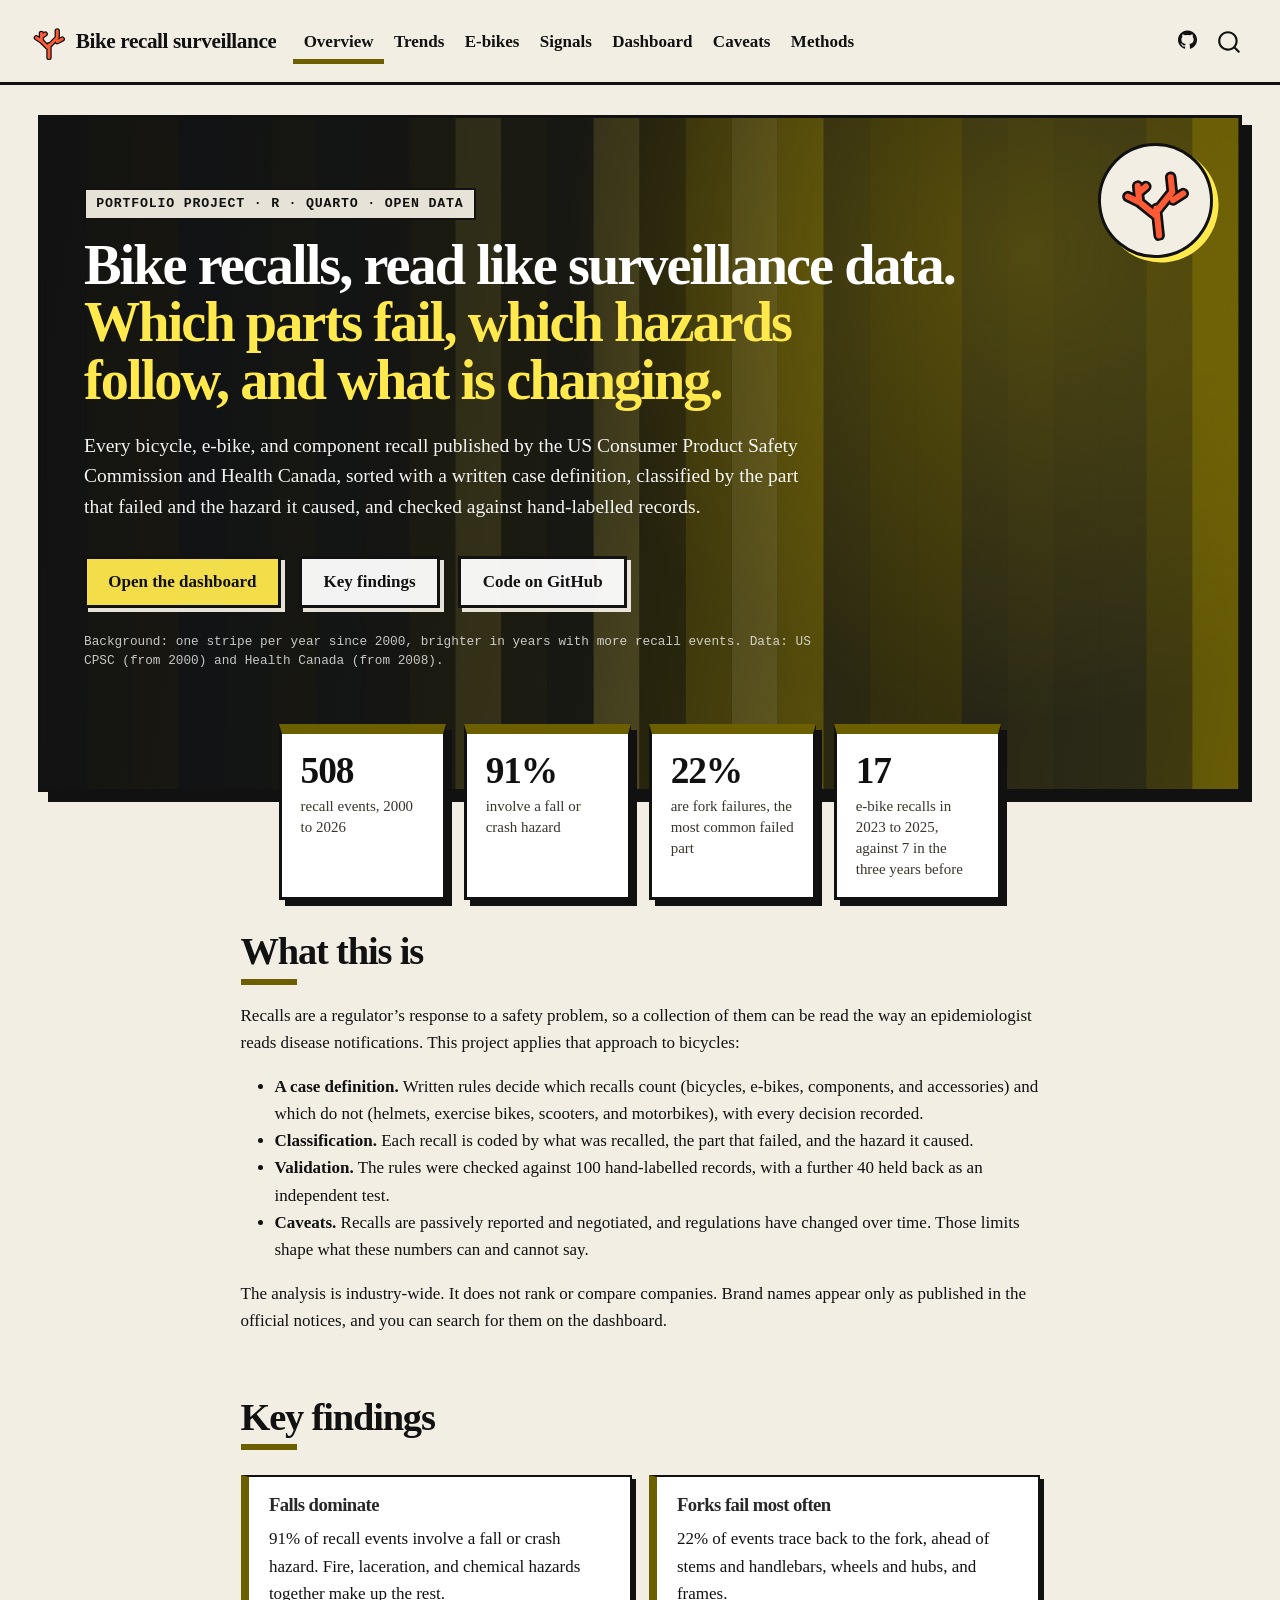
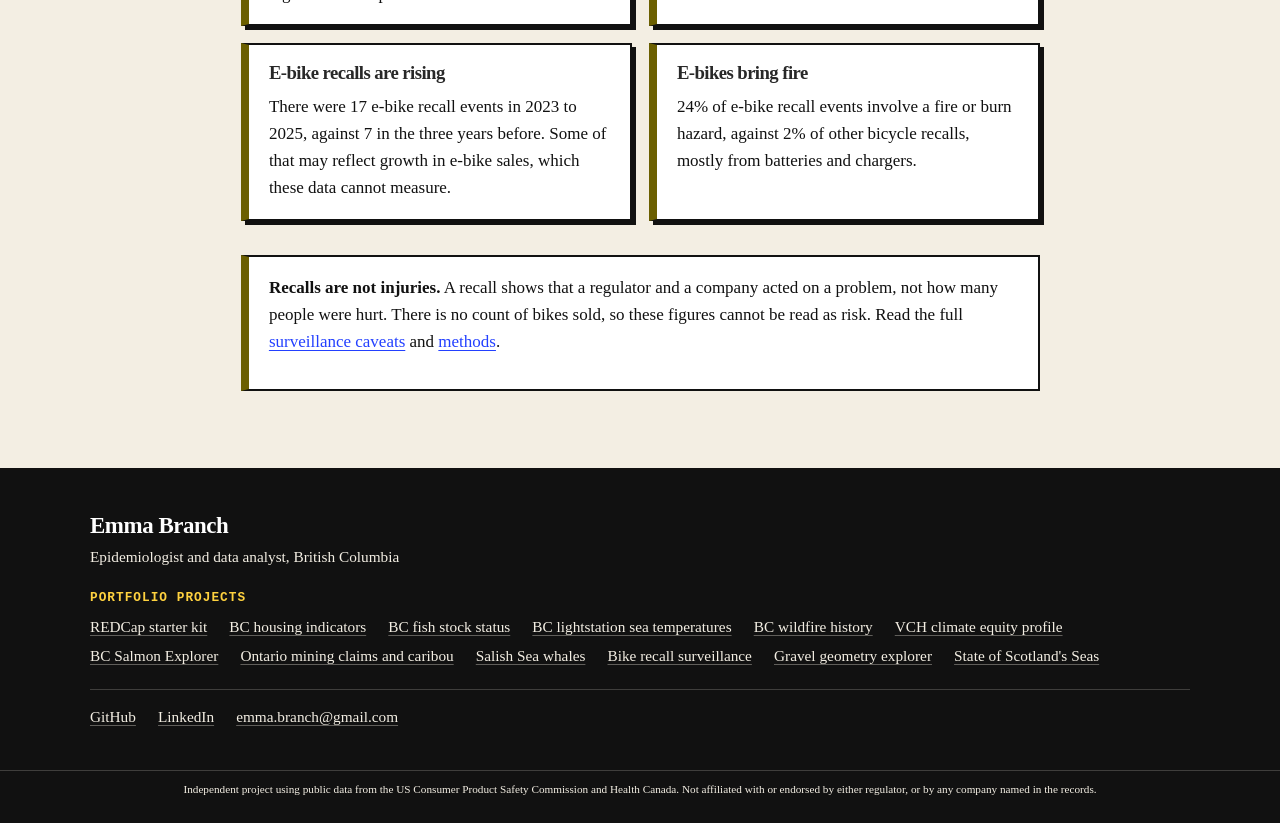
<file: docs/index.html>
<!DOCTYPE html>
<html xmlns="http://www.w3.org/1999/xhtml" lang="en" xml:lang="en"><head>

<meta charset="utf-8">
<meta name="generator" content="quarto-1.11.9">

<meta name="viewport" content="width=device-width, initial-scale=1.0, user-scalable=yes">

<meta name="author" content="Emma Branch">
<meta name="description" content="Bicycle, e-bike, and bicycle component recalls from US CPSC and Health Canada, classified by failed component and hazard, and analysed with public health surveillance methods.">

<title>Bike recall surveillance: what 26 years of recalls say about which parts fail</title>
<style>
/* Default styles provided by pandoc.
** See https://pandoc.org/MANUAL.html#variables-for-html for config info.
*/
span.smallcaps{font-variant: small-caps;}
div.columns{display: flex; gap: 1.5em;}
div.column{flex: auto;}
@media screen {
div.columns{gap: min(4vw, 1.5em);}
div.column{overflow-x: auto;}
}
div.hanging-indent{margin-left: 1.5em; text-indent: -1.5em;}
ul.task-list{list-style: none;}
ul.task-list li input[type="checkbox"] {
  width: 0.8em;
  margin: 0 0.8em 0.2em -1em; /* quarto-specific, see https://github.com/quarto-dev/quarto-cli/issues/4556 */ 
  vertical-align: middle;
}
</style>


<script src="site_libs/quarto-nav/quarto-nav.js"></script>
<script src="site_libs/quarto-nav/headroom.min.js"></script>
<script src="site_libs/clipboard/clipboard.min.js"></script>
<script src="site_libs/quarto-search/autocomplete.umd.js"></script>
<script src="site_libs/quarto-search/fuse.min.js"></script>
<script src="site_libs/quarto-search/quarto-search.js"></script>
<meta name="quarto:offset" content="./">
<link href="./images/favicon.png" rel="icon" type="image/png">
<script src="site_libs/quarto-html/quarto.js" type="module"></script>
<script src="site_libs/quarto-html/tabsets/tabsets.js" type="module"></script>
<script src="site_libs/quarto-html/scrollable-regions/scrollable-regions.js" type="module"></script>
<script src="site_libs/quarto-html/popper.min.js"></script>
<script src="site_libs/quarto-html/tippy.umd.min.js"></script>
<script src="site_libs/quarto-html/anchor.min.js"></script>
<link href="site_libs/quarto-html/tippy.css" rel="stylesheet">
<link href="site_libs/quarto-html/quarto-syntax-highlighting-06df27c8158acedd5d263560cd4ba62e.css" rel="stylesheet" class="quarto-color-scheme" id="quarto-text-highlighting-styles">
<link href="site_libs/quarto-html/quarto-syntax-highlighting-dark-07e23dae4c3757ea2bcd5d8a79ca1ee5.css" rel="stylesheet" class="quarto-color-scheme quarto-color-alternate" id="quarto-text-highlighting-styles">
<link href="site_libs/quarto-html/quarto-syntax-highlighting-06df27c8158acedd5d263560cd4ba62e.css" rel="stylesheet" class="quarto-color-scheme-extra" id="quarto-text-highlighting-styles">
<script src="site_libs/bootstrap/bootstrap.min.js"></script>
<link href="site_libs/bootstrap/bootstrap-icons.css" rel="stylesheet">
<link href="site_libs/bootstrap/bootstrap-57b19d60c672f1d09ef238cb36f356e2.min.css" rel="stylesheet" append-hash="true" class="quarto-color-scheme" id="quarto-bootstrap" data-mode="light">
<link href="site_libs/bootstrap/bootstrap-dark-18388d0da8f7cafe2a5acd7241df2099.min.css" rel="stylesheet" append-hash="true" class="quarto-color-scheme quarto-color-alternate" id="quarto-bootstrap" data-mode="light">
<link href="site_libs/bootstrap/bootstrap-57b19d60c672f1d09ef238cb36f356e2.min.css" rel="stylesheet" append-hash="true" class="quarto-color-scheme-extra" id="quarto-bootstrap" data-mode="light">
<script id="quarto-search-options" type="application/json">{
  "location": "navbar",
  "copy-button": false,
  "collapse-after": 3,
  "panel-placement": "end",
  "type": "overlay",
  "limit": 50,
  "keyboard-shortcut": [
    "f",
    "/",
    "s"
  ],
  "show-item-context": false,
  "language": {
    "search-no-results-text": "No results",
    "search-matching-documents-text": "matching documents",
    "search-copy-link-title": "Copy link to search",
    "search-hide-matches-text": "Hide additional matches",
    "search-more-match-text": "more match in this document",
    "search-more-matches-text": "more matches in this document",
    "search-clear-button-title": "Clear",
    "search-text-placeholder": "",
    "search-detached-cancel-button-title": "Cancel",
    "search-submit-button-title": "Submit",
    "search-label": "Search"
  }
}</script>


</head>

<body class="nav-fixed fullcontent quarto-light"><a id="quarto-skip-link" class="visually-hidden-focusable" href="#quarto-document-content">Skip to main content</a>

<div id="quarto-search-results"></div>
  <header id="quarto-header" class="headroom fixed-top">
    <nav class="navbar navbar-expand-lg " data-bs-theme="dark" aria-label="Site">
      <div class="navbar-container container-fluid">
      <div class="navbar-brand-container mx-auto">
    <a href="./index.html" class="navbar-brand navbar-brand-logo">
    <img src="./images/motif.svg" alt="" class="navbar-logo light-content">
    <img src="./images/motif.svg" alt="" class="navbar-logo dark-content">
    </a>
    <a class="navbar-brand" href="./index.html">
    <span class="navbar-title">Bike recall surveillance</span>
    </a>
  </div>
          <button class="navbar-toggler" type="button" data-bs-toggle="collapse" data-bs-target="#navbarCollapse" aria-controls="navbarCollapse" aria-expanded="false" aria-label="Toggle navigation" onclick="if (window.quartoToggleHeadroom) { window.quartoToggleHeadroom(); }">
  <span class="navbar-toggler-icon"></span>
</button>
          <div class="collapse navbar-collapse" id="navbarCollapse">
            <ul class="navbar-nav navbar-nav-scroll me-auto">
  <li class="nav-item">
    <a class="nav-link active" href="./index.html" aria-current="page"> 
<span class="menu-text">Overview</span></a>
  </li>  
  <li class="nav-item">
    <a class="nav-link" href="./trends.html"> 
<span class="menu-text">Trends</span></a>
  </li>  
  <li class="nav-item">
    <a class="nav-link" href="./ebikes.html"> 
<span class="menu-text">E-bikes</span></a>
  </li>  
  <li class="nav-item">
    <a class="nav-link" href="./signals.html"> 
<span class="menu-text">Signals</span></a>
  </li>  
  <li class="nav-item">
    <a class="nav-link" href="./dashboard.html"> 
<span class="menu-text">Dashboard</span></a>
  </li>  
  <li class="nav-item">
    <a class="nav-link" href="./caveats.html"> 
<span class="menu-text">Caveats</span></a>
  </li>  
  <li class="nav-item">
    <a class="nav-link" href="./methods.html"> 
<span class="menu-text">Methods</span></a>
  </li>  
</ul>
            <ul class="navbar-nav navbar-nav-scroll ms-auto">
  <li class="nav-item compact">
    <a class="nav-link" href="https://github.com/emmabranch/bike-recall-surveillance"> <i class="bi bi-github" role="img" aria-label="Code on GitHub">
</i> 
<span class="menu-text"></span></a>
  </li>  
</ul>
          </div> <!-- /navcollapse -->
            <div class="quarto-navbar-tools">
</div>
            <div id="quarto-search" class="" title="Search"></div>
      </div> <!-- /container-fluid -->
    </nav>
</header>
<!-- content -->
<div id="quarto-content" class="quarto-container page-columns page-rows-contents page-layout-article page-navbar">
<!-- sidebar -->
<!-- margin-sidebar -->
    
<!-- main -->
<main class="content page-columns page-full" id="quarto-document-content" tabindex="-1">

<header id="title-block-header" class="quarto-title-block default">
<div class="quarto-title">
</div>

<div>
  <div class="description">
    Bicycle, e-bike, and bicycle component recalls from US CPSC and Health Canada, classified by failed component and hazard, and analysed with public health surveillance methods.
  </div>
</div>


<div class="quarto-title-meta">

    <div>
    <div class="quarto-title-meta-heading">Author</div>
    <div class="quarto-title-meta-contents">
             <p>Emma Branch </p>
          </div>
  </div>
    
  
    
  </div>
  


</header>


<div class="hero-full column-screen">
<img class="hero-motif" src="images/motif.svg" alt="">
<div class="hero-bg">
<svg viewbox="0 0 26 1" preserveaspectratio="none" aria-hidden="true">
<rect x="0" y="0" width="1" height="1" fill="#262D2D"></rect><rect x="1" y="0" width="1" height="1" fill="#4D4816"></rect><rect x="2" y="0" width="1" height="1" fill="#5C530E"></rect><rect x="3" y="0" width="1" height="1" fill="#14283A"></rect><rect x="4" y="0" width="1" height="1" fill="#262D2D"></rect><rect x="5" y="0" width="1" height="1" fill="#464219"></rect><rect x="6" y="0" width="1" height="1" fill="#262D2D"></rect><rect x="7" y="0" width="1" height="1" fill="#2E3123"></rect><rect x="8" y="0" width="1" height="1" fill="#5C530E"></rect><rect x="9" y="0" width="1" height="1" fill="#F8E040"></rect><rect x="10" y="0" width="1" height="1" fill="#554E13"></rect><rect x="11" y="0" width="1" height="1" fill="#37371D"></rect><rect x="12" y="0" width="1" height="1" fill="#FFE94D"></rect><rect x="13" y="0" width="1" height="1" fill="#6B5F00"></rect><rect x="14" y="0" width="1" height="1" fill="#C4AB00"></rect><rect x="15" y="0" width="1" height="1" fill="#F5DC39"></rect><rect x="16" y="0" width="1" height="1" fill="#D3B800"></rect><rect x="17" y="0" width="1" height="1" fill="#554E13"></rect><rect x="18" y="0" width="1" height="1" fill="#645908"></rect><rect x="19" y="0" width="1" height="1" fill="#645908"></rect><rect x="20" y="0" width="1" height="1" fill="#3F3D1B"></rect><rect x="21" y="0" width="1" height="1" fill="#464219"></rect><rect x="22" y="0" width="1" height="1" fill="#3F3D1B"></rect><rect x="23" y="0" width="1" height="1" fill="#3F3D1B"></rect><rect x="24" y="0" width="1" height="1" fill="#5C530E"></rect><rect x="25" y="0" width="1" height="1" fill="#968400"></rect>
</svg>
</div>
<div class="hero-inner">
<p><span class="eyebrow">Portfolio project · R · Quarto · open data</span></p>
<section id="bike-recalls-read-like-surveillance-data.-which-parts-fail-which-hazards-follow-and-what-is-changing." class="level1">
<h1>Bike recalls, read like surveillance data. <span class="accent">Which parts fail, which hazards follow, and what is changing.</span></h1>
<p>Every bicycle, e-bike, and component recall published by the US Consumer Product Safety Commission and Health Canada, sorted with a written case definition, classified by the part that failed and the hazard it caused, and checked against hand-labelled records.</p>
<p><a href="./dashboard.html" class="btn btn-accent">Open the dashboard</a> <a href="#key-findings" class="btn btn-ghost">Key findings</a> <a href="https://github.com/emmabranch/bike-recall-surveillance" class="btn btn-ghost">Code on GitHub</a></p>
<p><span class="hero-note">Background: one stripe per year since 2000, brighter in years with more recall events. Data: US CPSC (from 2000) and Health Canada (from 2008).</span></p>
</section>
</div>
</div>
<div class="stat-row lift">
<div class="stat-box">
<span class="num">508</span> <span class="lab">recall events, 2000 to 2026</span>
</div>
<div class="stat-box">
<span class="num">91%</span> <span class="lab">involve a fall or crash hazard</span>
</div>
<div class="stat-box">
<span class="num">22%</span> <span class="lab">are fork failures, the most common failed part</span>
</div>
<div class="stat-box">
<span class="num">17</span> <span class="lab">e-bike recalls in 2023 to 2025, against 7 in the three years before</span>
</div>
</div>
<section id="what-this-is" class="level2">
<h2 class="anchored" data-anchor-id="what-this-is">What this is</h2>
<p>Recalls are a regulator’s response to a safety problem, so a collection of them can be read the way an epidemiologist reads disease notifications. This project applies that approach to bicycles:</p>
<ul>
<li><strong>A case definition.</strong> Written rules decide which recalls count (bicycles, e-bikes, components, and accessories) and which do not (helmets, exercise bikes, scooters, and motorbikes), with every decision recorded.</li>
<li><strong>Classification.</strong> Each recall is coded by what was recalled, the part that failed, and the hazard it caused.</li>
<li><strong>Validation.</strong> The rules were checked against 100 hand-labelled records, with a further 40 held back as an independent test.</li>
<li><strong>Caveats.</strong> Recalls are passively reported and negotiated, and regulations have changed over time. Those limits shape what these numbers can and cannot say.</li>
</ul>
<p>The analysis is industry-wide. It does not rank or compare companies. Brand names appear only as published in the official notices, and you can search for them on the dashboard.</p>
</section>
<section id="key-findings" class="level2">
<h2 class="anchored" data-anchor-id="key-findings">Key findings</h2>
<div class="finding-grid">
<div class="finding">
<h3 class="anchored">
Falls dominate
</h3>
<p>
91% of recall events involve a fall or crash hazard. Fire, laceration, and chemical hazards together make up the rest.
</p>
</div>
<div class="finding">
<h3 class="anchored">
Forks fail most often
</h3>
<p>
22% of events trace back to the fork, ahead of stems and handlebars, wheels and hubs, and frames.
</p>
</div>
<div class="finding">
<h3 class="anchored">
E-bike recalls are rising
</h3>
<p>
There were 17 e-bike recall events in 2023 to 2025, against 7 in the three years before. Some of that may reflect growth in e-bike sales, which these data cannot measure.
</p>
</div>
<div class="finding">
<h3 class="anchored">
E-bikes bring fire
</h3>
<p>
24% of e-bike recall events involve a fire or burn hazard, against 2% of other bicycle recalls, mostly from batteries and chargers.
</p>
</div>
</div>
<div class="caveat-box">
<p><strong>Recalls are not injuries.</strong> A recall shows that a regulator and a company acted on a problem, not how many people were hurt. There is no count of bikes sold, so these figures cannot be read as risk. Read the full <a href="./caveats.html">surveillance caveats</a> and <a href="./methods.html">methods</a>.</p>
</div>


</section>

</main> <!-- /main -->
<!-- Shared portfolio footer. Master copy: /Users/ecox/projects/_brand-kit/footer.html -->
<footer class="eb-footer" role="contentinfo">
  <div class="eb-footer-inner">
    <div class="eb-footer-name">Emma Branch</div>
    <div class="eb-footer-tag">Epidemiologist and data analyst, British Columbia</div>
    <div class="eb-footer-heading">Portfolio projects</div>
    <nav class="eb-footer-projects" aria-label="Portfolio projects">
      <a href="https://emmabranch.github.io/redcap-starter-kit/">REDCap starter kit</a>
      <a href="https://emmabranch.github.io/bc-housing-indicators/">BC housing indicators</a>
      <a href="https://emmabranch.github.io/bc-fish-stock-status/">BC fish stock status</a>
      <a href="https://emmabranch.github.io/bc-lightstation-qc/">BC lightstation sea temperatures</a>
      <a href="https://emmabranch.github.io/bc-wildfire-bigquery/">BC wildfire history</a>
      <a href="https://emmabranch.github.io/vch-climate-equity-profile/">VCH climate equity profile</a>
      <a href="https://emmabranch.shinyapps.io/bc-salmon-explorer">BC Salmon Explorer</a>
      <a href="https://emmabranch.github.io/ontario-claims-caribou/">Ontario mining claims and caribou</a>
      <a href="https://emmabranch.github.io/salish-sea-whales/">Salish Sea whales</a>
      <a href="https://emmabranch.github.io/bike-recall-surveillance/">Bike recall surveillance</a>
      <a href="https://emmabranch.github.io/gravel-geometry/">Gravel geometry explorer</a>
      <a href="https://emmabranch.github.io/scotland-seas-indicators/">State of Scotland's Seas</a>
    </nav>
    <div class="eb-footer-contact">
      <a href="https://github.com/emmabranch">GitHub</a>
      <a href="https://www.linkedin.com/in/embranch/">LinkedIn</a>
      <a href="mailto:emma.branch@gmail.com">emma.branch@gmail.com</a>
    </div>
  </div>
</footer>
<script>
  /* Quarto places included HTML inside the page layout. Move the top bar
     and footer to the edges of the page so they span the full width. */
  document.addEventListener("DOMContentLoaded", function () {
    var bar = document.querySelector(".eb-topbar");
    if (bar) document.body.insertBefore(bar, document.body.firstChild);
    /* Optional hero for single-page reports (report-hero.html): put it
       straight after the top bar, above the report itself. */
    var rhero = document.querySelector(".eb-report-hero");
    if (rhero) {
      if (bar) bar.parentNode.insertBefore(rhero, bar.nextSibling);
      else document.body.insertBefore(rhero, document.body.firstChild);
      document.body.classList.add("has-report-hero");
      /* The report card is lifted over the hero, which makes each section's
         offsetTop relative to the card instead of the page. Quarto's table of
         contents reads offsetTop, so give each section its true page position. */
      document.querySelectorAll("main.content section[id]").forEach(function (sec) {
        Object.defineProperty(sec, "offsetTop", {
          configurable: true,
          get: function () { return this.getBoundingClientRect().top + window.scrollY; }
        });
      });
      /* Optional background stripes drawn by R inside the report
         (a div with class "eb-hero-stripes"): move them into the hero. */
      var stripes = document.querySelector(".eb-hero-stripes");
      if (stripes) { stripes.classList.add("hero-bg"); rhero.insertBefore(stripes, rhero.firstChild); }
    }
    var foot = document.querySelector(".eb-footer");
    if (foot) {
      /* On websites, put it just above Quarto's own footer (which holds the
         project disclaimer); otherwise at the very end of the page. */
      var qfoot = document.querySelector("footer.footer");
      if (qfoot) qfoot.parentNode.insertBefore(foot, qfoot);
      else document.body.appendChild(foot);
    }
    /* On phones, close the navbar menu after a link is tapped. Links to a
       section of the same page don't reload it, so the menu would stay open. */
    document.querySelectorAll(".navbar-collapse .nav-link:not(.dropdown-toggle)").forEach(function (link) {
      link.addEventListener("click", function () {
        var menu = document.querySelector(".navbar-collapse.show");
        if (menu && window.bootstrap) window.bootstrap.Collapse.getOrCreateInstance(menu).hide();
      });
    });
    /* Hide Quarto's empty footer columns so they don't add space on phones */
    document.querySelectorAll(".nav-footer-left, .nav-footer-right").forEach(function (el) {
      if (!el.children.length && !el.textContent.replace(/[\s\u00a0]/g, "")) el.style.display = "none";
    });
  });
</script>
<script id="quarto-html-after-body" type="application/javascript">
  window.document.addEventListener("DOMContentLoaded", function (event) {
    const icon = "";
    const anchorJS = new window.AnchorJS();
    anchorJS.options = {
      placement: 'right',
      icon: icon
    };
    anchorJS.add('.anchored');
    const isCodeAnnotation = (el) => {
      for (const clz of el.classList) {
        if (clz.startsWith('code-annotation-')) {                     
          return true;
        }
      }
      return false;
    }
    const onCopySuccess = function(e) {
      // button target
      const button = e.trigger;
      // don't keep focus
      button.blur();
      // flash "checked"
      button.classList.add('code-copy-button-checked');
      var currentTitle = button.getAttribute("title");
      button.setAttribute("title", "Copied!");
      let tooltip;
      if (window.bootstrap) {
        button.setAttribute("data-bs-toggle", "tooltip");
        button.setAttribute("data-bs-placement", "left");
        button.setAttribute("data-bs-title", "Copied!");
        tooltip = new bootstrap.Tooltip(button, 
          { trigger: "manual", 
            customClass: "code-copy-button-tooltip",
            offset: [0, -8]});
        tooltip.show();    
      }
      setTimeout(function() {
        if (tooltip) {
          tooltip.hide();
          button.removeAttribute("data-bs-title");
          button.removeAttribute("data-bs-toggle");
          button.removeAttribute("data-bs-placement");
        }
        button.setAttribute("title", currentTitle);
        button.classList.remove('code-copy-button-checked');
      }, 1000);
      // clear code selection
      e.clearSelection();
    }
    const getTextToCopy = function(trigger) {
      const outerScaffold = trigger.parentElement.cloneNode(true);
      const codeEl = outerScaffold.querySelector('code');
      for (const childEl of codeEl.children) {
        if (isCodeAnnotation(childEl)) {
          childEl.remove();
        }
      }
      return codeEl.innerText;
    }
    const clipboard = new window.ClipboardJS('.code-copy-button:not([data-in-quarto-modal])', {
      text: getTextToCopy
    });
    clipboard.on('success', onCopySuccess);
    if (window.document.getElementById('quarto-embedded-source-code-modal')) {
      const clipboardModal = new window.ClipboardJS('.code-copy-button[data-in-quarto-modal]', {
        text: getTextToCopy,
        container: window.document.getElementById('quarto-embedded-source-code-modal')
      });
      clipboardModal.on('success', onCopySuccess);
    }
      var localhostRegex = new RegExp(/^(?:http|https):\/\/localhost\:?[0-9]*\//);
      var mailtoRegex = new RegExp(/^mailto:/);
        var filterRegex = new RegExp("https:\/\/emmabranch\.github\.io\/bike-recall-surveillance\/");
      var isInternal = (href) => {
          return filterRegex.test(href) || localhostRegex.test(href) || mailtoRegex.test(href);
      }
      // Inspect non-navigation links and adorn them if external
      window.quartoDecorateExternalLinks = function (root) {
     var links = (root || window.document).querySelectorAll('a[href]:not(.nav-link):not(.navbar-brand):not(.toc-action):not(.sidebar-link):not(.sidebar-item-toggle):not(.pagination-link):not(.no-external):not([aria-hidden]):not(.dropdown-item):not(.quarto-navigation-tool):not(.about-link)');
      for (var i=0; i<links.length; i++) {
        const link = links[i];
        if (!isInternal(link.href)) {
          // undo the damage that might have been done by quarto-nav.js in the case of
          // links that we want to consider external
          if (link.dataset.originalHref !== undefined) {
            link.href = link.dataset.originalHref;
          }
          if (!link.classList.contains('no-external-icon')) {
          }
        }
      }
      };
      window.quartoDecorateExternalLinks(window.document);
    // Esc closes the popup (WCAG 1.4.13) and focus leaving both trigger and
    // popup closes it (WCAG 2.4.11); tippy handles neither for interactive popups.
    const hideOnEscAndFocusOut = {
      name: 'hideOnEscAndFocusOut',
      defaultValue: true,
      fn(instance) {
        const dismiss = () => {
          // A show scheduled by the trigger delay would otherwise reopen it
          instance.clearDelayTimeouts();
          instance.hide();
        };
        const onKeyDown = (event) => {
          if (event.key !== 'Escape') {
            return;
          }
          // Keep Esc from also reaching page handlers (e.g. reveal.js overview),
          // except an open reveal.js slide menu, which Esc should close too.
          // The menu handles keys only when its keyboard option is on.
          const menuHandlesEsc = window.Reveal?.getPlugin?.('menu')?.isOpen() &&
            window.Reveal.getConfig().menu?.keyboard !== false;
          if (!menuHandlesEsc) {
            event.stopPropagation();
          }
          if (instance.popper.contains(window.document.activeElement)) {
            // Disabled while refocusing so the focus trigger does not reopen it
            instance.disable();
            instance.reference.focus();
            instance.enable();
          }
          dismiss();
        };
        const onFocusOut = (event) => {
          const target = event.relatedTarget;
          if (target && !instance.reference.contains(target) &&
              !instance.popper.contains(target)) {
            dismiss();
          }
        };
        // On the trigger too: a click trigger (code-annotations: select) has no
        // blur handling. Attached for the instance's lifetime so leaving the
        // trigger also cancels a show still pending on the trigger delay.
        instance.reference.addEventListener('focusout', onFocusOut);
        return {
          onShow() {
            window.document.addEventListener('keydown', onKeyDown, true);
            instance.popper.addEventListener('focusout', onFocusOut);
          },
          onHide() {
            window.document.removeEventListener('keydown', onKeyDown, true);
            instance.popper.removeEventListener('focusout', onFocusOut);
          },
          onDestroy() {
            instance.reference.removeEventListener('focusout', onFocusOut);
          },
        };
      },
    };
    function tippyHover(el, contentFn, onTriggerFn, onUntriggerFn) {
      const config = {
        allowHTML: true,
        maxWidth: 500,
        delay: 100,
        arrow: false,
        appendTo: function(el) {
            return el.parentElement;
        },
        interactive: true,
        interactiveBorder: 10,
        theme: 'quarto',
        placement: 'bottom-start',
        plugins: [hideOnEscAndFocusOut],
      };
      if (contentFn) {
        config.content = contentFn;
      }
      if (onTriggerFn) {
        config.onTrigger = onTriggerFn;
      }
      if (onUntriggerFn) {
        config.onUntrigger = onUntriggerFn;
      }
      window.tippy(el, config); 
    }
    const noterefs = window.document.querySelectorAll('a[role="doc-noteref"]');
    for (var i=0; i<noterefs.length; i++) {
      const ref = noterefs[i];
      tippyHover(ref, function() {
        // use id or data attribute instead here
        let href = ref.getAttribute('data-footnote-href') || ref.getAttribute('href');
        try { href = new URL(href).hash; } catch {}
        const id = href.replace(/^#\/?/, "");
        const note = window.document.getElementById(id);
        if (note) {
          return note.innerHTML;
        } else {
          return "";
        }
      });
    }
    const xrefs = window.document.querySelectorAll('a.quarto-xref');
    const processXRef = (id, note) => {
      // Strip column container classes
      const stripColumnClz = (el) => {
        el.classList.remove("page-full", "page-columns");
        if (el.children) {
          for (const child of el.children) {
            stripColumnClz(child);
          }
        }
      }
      stripColumnClz(note)
      if (id === null || id.startsWith('sec-')) {
        // Special case sections, only their first couple elements
        const container = document.createElement("div");
        if (note.children && note.children.length > 2) {
          container.appendChild(note.children[0].cloneNode(true));
          for (let i = 1; i < note.children.length; i++) {
            const child = note.children[i];
            if (child.tagName === "P" && child.innerText === "") {
              continue;
            } else {
              container.appendChild(child.cloneNode(true));
              break;
            }
          }
          if (window.Quarto?.typesetMath) {
            window.Quarto.typesetMath(container);
          }
          return container.innerHTML
        } else {
          if (window.Quarto?.typesetMath) {
            window.Quarto.typesetMath(note);
          }
          return note.innerHTML;
        }
      } else {
        // Remove any anchor links if they are present
        const anchorLink = note.querySelector('a.anchorjs-link');
        if (anchorLink) {
          anchorLink.remove();
        }
        if (window.Quarto?.typesetMath) {
          window.Quarto.typesetMath(note);
        }
        if (note.classList.contains("callout")) {
          return note.outerHTML;
        } else {
          return note.innerHTML;
        }
      }
    }
    for (var i=0; i<xrefs.length; i++) {
      const xref = xrefs[i];
      tippyHover(xref, undefined, function(instance) {
        instance.disable();
        let url = xref.getAttribute('href');
        let hash = undefined; 
        if (url.startsWith('#')) {
          hash = url;
        } else {
          try { hash = new URL(url).hash; } catch {}
        }
        if (hash) {
          const id = hash.replace(/^#\/?/, "");
          const note = window.document.getElementById(id);
          if (note !== null) {
            try {
              const html = processXRef(id, note.cloneNode(true));
              instance.setContent(html);
            } finally {
              instance.enable();
              instance.show();
            }
          } else {
            // See if we can fetch this
            fetch(url.split('#')[0])
            .then(res => res.text())
            .then(html => {
              const parser = new DOMParser();
              const htmlDoc = parser.parseFromString(html, "text/html");
              const note = htmlDoc.getElementById(id);
              if (note !== null) {
                const html = processXRef(id, note);
                instance.setContent(html);
              } 
            }).finally(() => {
              instance.enable();
              instance.show();
            });
          }
        } else {
          // See if we can fetch a full url (with no hash to target)
          // This is a special case and we should probably do some content thinning / targeting
          fetch(url)
          .then(res => res.text())
          .then(html => {
            const parser = new DOMParser();
            const htmlDoc = parser.parseFromString(html, "text/html");
            const note = htmlDoc.querySelector('main.content');
            if (note !== null) {
              // This should only happen for chapter cross references
              // (since there is no id in the URL)
              // remove the first header
              if (note.children.length > 0 && note.children[0].tagName === "HEADER") {
                note.children[0].remove();
              }
              const html = processXRef(null, note);
              instance.setContent(html);
            } 
          }).finally(() => {
            instance.enable();
            instance.show();
          });
        }
      }, function(instance) {
      });
    }
        let selectedAnnoteEl;
        const selectorForAnnotation = ( cell, annotation) => {
          let cellAttr = 'data-code-cell="' + cell + '"';
          let lineAttr = 'data-code-annotation="' +  annotation + '"';
          const selector = 'span[' + cellAttr + '][' + lineAttr + ']';
          return selector;
        }
        const selectCodeLines = (annoteEl) => {
          const doc = window.document;
          const targetCell = annoteEl.getAttribute("data-target-cell");
          const targetAnnotation = annoteEl.getAttribute("data-target-annotation");
          const annoteSpan = window.document.querySelector(selectorForAnnotation(targetCell, targetAnnotation));
          const lines = annoteSpan.getAttribute("data-code-lines").split(",");
          const lineIds = lines.map((line) => {
            return targetCell + "-" + line;
          })
          // Each band is positioned against its own containing block, which is
          // not the offsetParent of the lines, so place it from client rects.
          const placeBand = (band, firstEl, lastEl, codeBlock) => {
            const container = band.offsetParent;
            if (container === null) {
              return;
            }
            const containerRect = container.getBoundingClientRect();
            // Reveal.js scales slides with a transform, so convert client
            // pixels back to the CSS pixels of the container.
            const scale = containerRect.height / container.offsetHeight || 1;
            const firstRect = firstEl.getBoundingClientRect();
            const lastRect = lastEl.getBoundingClientRect();
            const top = (firstRect.top - containerRect.top) / scale - container.clientTop + container.scrollTop;
            const height = (lastRect.bottom - firstRect.top) / scale;
            band.style.top = top - 2 + "px";
            band.style.height = height + 4 + "px";
            if (codeBlock) {
              // Without the copy button wrapper, the containing block is wider
              // than the code block, so span the code block explicitly.
              const blockRect = codeBlock.getBoundingClientRect();
              band.style.left = (blockRect.left - containerRect.left) / scale - container.clientLeft + container.scrollLeft + "px";
              band.style.width = blockRect.width / scale + "px";
            }
          };
          if (lineIds.length > 0) {
            const el = window.document.getElementById(lineIds[0]);
            const lastEl = window.document.getElementById(lineIds[lineIds.length - 1]);
            const parent = el.parentElement.parentElement;
            // cook up a div (if necessary) and position it
            let div = window.document.getElementById("code-annotation-line-highlight");
            if (div === null) {
              div = window.document.createElement("div");
              div.setAttribute("id", "code-annotation-line-highlight");
              div.style.position = 'absolute';
              parent.appendChild(div);
            }
            placeBand(div, el, lastEl, parent.closest("div.sourceCode") || parent);
            let gutterDiv = window.document.getElementById("code-annotation-line-highlight-gutter");
            if (gutterDiv === null) {
              gutterDiv = window.document.createElement("div");
              gutterDiv.setAttribute("id", "code-annotation-line-highlight-gutter");
              gutterDiv.style.position = 'absolute';
              const codeCell = window.document.getElementById(targetCell);
              const gutter = codeCell.querySelector('.code-annotation-gutter');
              gutter.appendChild(gutterDiv);
            }
            placeBand(gutterDiv, el, lastEl);
            selectedAnnoteEl = annoteEl;
          }
        };
        const unselectCodeLines = () => {
          const elementsIds = ["code-annotation-line-highlight", "code-annotation-line-highlight-gutter"];
          elementsIds.forEach((elId) => {
            const div = window.document.getElementById(elId);
            if (div) {
              div.remove();
            }
          });
          selectedAnnoteEl = undefined;
        };
          // Handle positioning of the toggle
      window.addEventListener(
        "resize",
        throttle(() => {
          elRect = undefined;
          if (selectedAnnoteEl) {
            selectCodeLines(selectedAnnoteEl);
          }
        }, 10)
      );
      function throttle(fn, ms) {
      let throttle = false;
      let timer;
        return (...args) => {
          if(!throttle) { // first call gets through
              fn.apply(this, args);
              throttle = true;
          } else { // all the others get throttled
              if(timer) clearTimeout(timer); // cancel #2
              timer = setTimeout(() => {
                fn.apply(this, args);
                timer = throttle = false;
              }, ms);
          }
        };
      }
        // Attach click handler to the DT
        const annoteDls = window.document.querySelectorAll('dt[data-target-cell]');
        for (const annoteDlNode of annoteDls) {
          annoteDlNode.addEventListener('click', (event) => {
            const clickedEl = event.target;
            if (clickedEl !== selectedAnnoteEl) {
              unselectCodeLines();
              const activeEl = window.document.querySelector('dt[data-target-cell].code-annotation-active');
              if (activeEl) {
                activeEl.classList.remove('code-annotation-active');
              }
              selectCodeLines(clickedEl);
              clickedEl.classList.add('code-annotation-active');
            } else {
              // Unselect the line
              unselectCodeLines();
              clickedEl.classList.remove('code-annotation-active');
            }
          });
        }
    const findCites = (el) => {
      const parentEl = el.parentElement;
      if (parentEl) {
        const cites = parentEl.dataset.cites;
        if (cites) {
          return {
            el,
            cites: cites.split(' ')
          };
        } else {
          return findCites(el.parentElement)
        }
      } else {
        return undefined;
      }
    };
    var bibliorefs = window.document.querySelectorAll('a[role="doc-biblioref"]');
    for (var i=0; i<bibliorefs.length; i++) {
      const ref = bibliorefs[i];
      const citeInfo = findCites(ref);
      if (citeInfo) {
        tippyHover(citeInfo.el, function() {
          var popup = window.document.createElement('div');
          citeInfo.cites.forEach(function(cite) {
            var citeDiv = window.document.createElement('div');
            citeDiv.classList.add('hanging-indent');
            citeDiv.classList.add('csl-entry');
            var biblioDiv = window.document.getElementById('ref-' + cite);
            if (biblioDiv) {
              citeDiv.innerHTML = biblioDiv.innerHTML;
            }
            popup.appendChild(citeDiv);
          });
          return popup.innerHTML;
        });
      }
    }
  });
  </script>
  <script type="application/javascript">
  window.quartoScrollableRegionsLabels = {"code":"Scrollable code","output":"Scrollable output"};
  </script>
</div> <!-- /content -->
<footer class="footer">
  <div class="nav-footer">
    <div class="nav-footer-left">
      &nbsp;
    </div>   
    <div class="nav-footer-center">
<p>Independent project using public data from the US Consumer Product Safety Commission and Health Canada. Not affiliated with or endorsed by either regulator, or by any company named in the records.</p>
</div>
    <div class="nav-footer-right">
      &nbsp;
    </div>
  </div>
</footer>




</body></html>
</file>
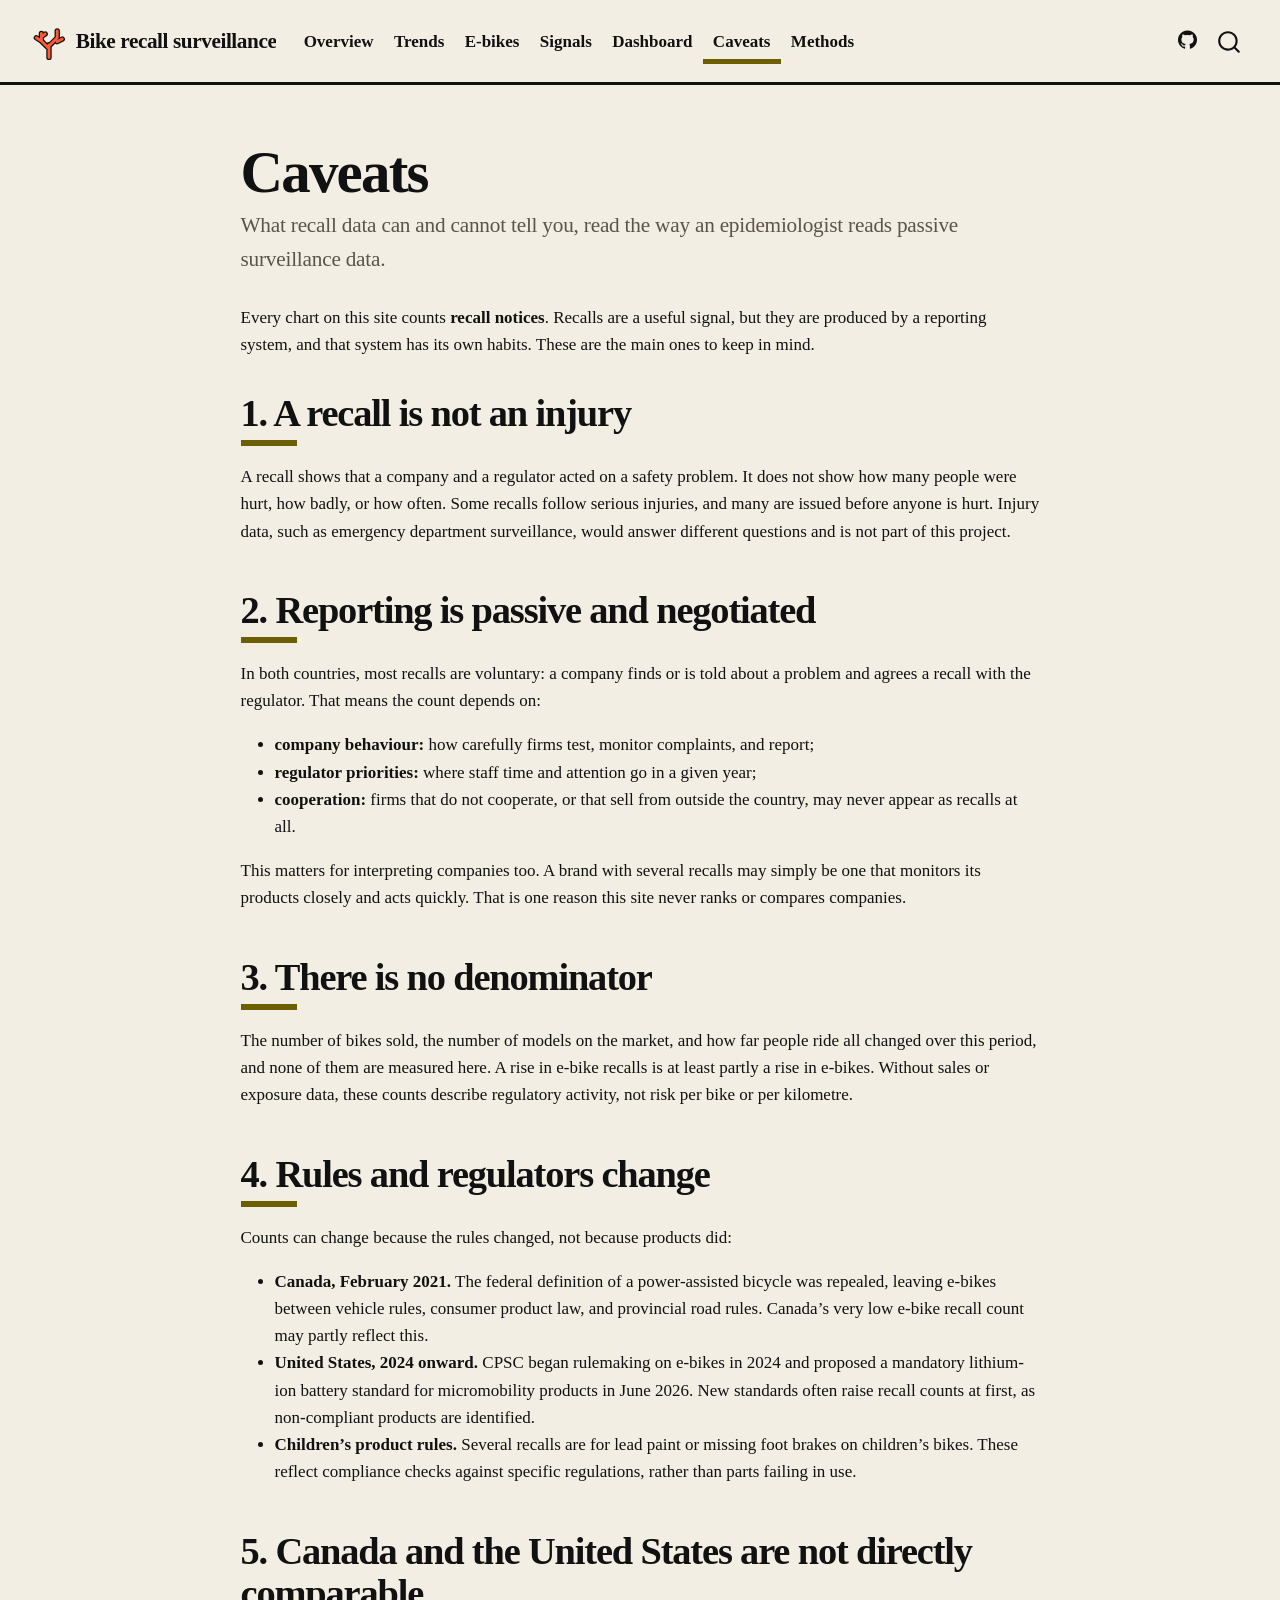
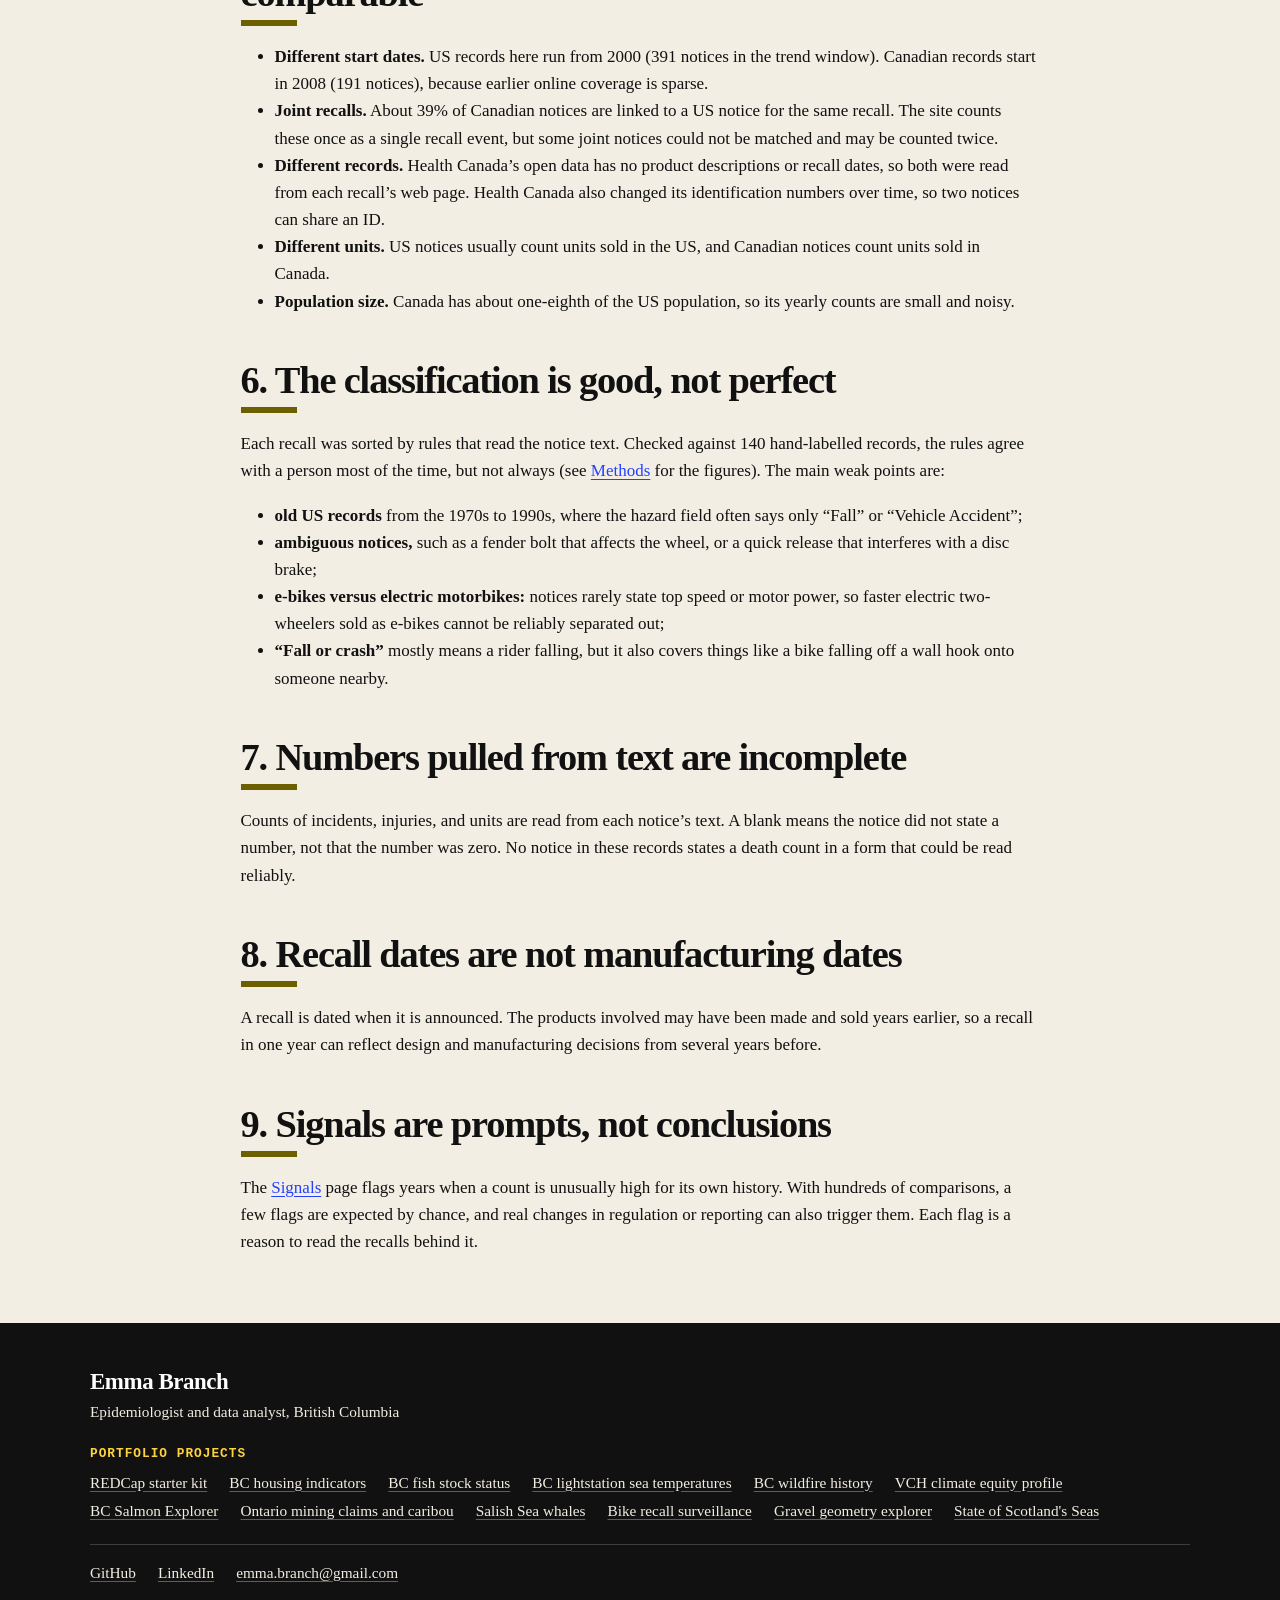
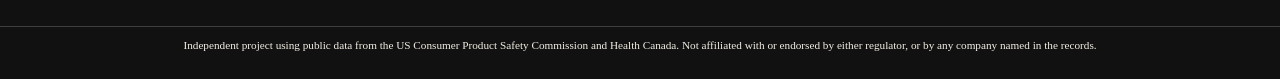
<file: docs/caveats.html>
<!DOCTYPE html>
<html xmlns="http://www.w3.org/1999/xhtml" lang="en" xml:lang="en"><head>

<meta charset="utf-8">
<meta name="generator" content="quarto-1.11.9">

<meta name="viewport" content="width=device-width, initial-scale=1.0, user-scalable=yes">


<title>Caveats – Bike recall surveillance</title>
<style>
/* Default styles provided by pandoc.
** See https://pandoc.org/MANUAL.html#variables-for-html for config info.
*/
span.smallcaps{font-variant: small-caps;}
div.columns{display: flex; gap: 1.5em;}
div.column{flex: auto;}
@media screen {
div.columns{gap: min(4vw, 1.5em);}
div.column{overflow-x: auto;}
}
div.hanging-indent{margin-left: 1.5em; text-indent: -1.5em;}
ul.task-list{list-style: none;}
ul.task-list li input[type="checkbox"] {
  width: 0.8em;
  margin: 0 0.8em 0.2em -1em; /* quarto-specific, see https://github.com/quarto-dev/quarto-cli/issues/4556 */ 
  vertical-align: middle;
}
</style>


<script src="site_libs/quarto-nav/quarto-nav.js"></script>
<script src="site_libs/quarto-nav/headroom.min.js"></script>
<script src="site_libs/clipboard/clipboard.min.js"></script>
<script src="site_libs/quarto-search/autocomplete.umd.js"></script>
<script src="site_libs/quarto-search/fuse.min.js"></script>
<script src="site_libs/quarto-search/quarto-search.js"></script>
<meta name="quarto:offset" content="./">
<link href="./images/favicon.png" rel="icon" type="image/png">
<script src="site_libs/quarto-html/quarto.js" type="module"></script>
<script src="site_libs/quarto-html/tabsets/tabsets.js" type="module"></script>
<script src="site_libs/quarto-html/scrollable-regions/scrollable-regions.js" type="module"></script>
<script src="site_libs/quarto-html/popper.min.js"></script>
<script src="site_libs/quarto-html/tippy.umd.min.js"></script>
<script src="site_libs/quarto-html/anchor.min.js"></script>
<link href="site_libs/quarto-html/tippy.css" rel="stylesheet">
<link href="site_libs/quarto-html/quarto-syntax-highlighting-06df27c8158acedd5d263560cd4ba62e.css" rel="stylesheet" class="quarto-color-scheme" id="quarto-text-highlighting-styles">
<link href="site_libs/quarto-html/quarto-syntax-highlighting-dark-07e23dae4c3757ea2bcd5d8a79ca1ee5.css" rel="stylesheet" class="quarto-color-scheme quarto-color-alternate" id="quarto-text-highlighting-styles">
<link href="site_libs/quarto-html/quarto-syntax-highlighting-06df27c8158acedd5d263560cd4ba62e.css" rel="stylesheet" class="quarto-color-scheme-extra" id="quarto-text-highlighting-styles">
<script src="site_libs/bootstrap/bootstrap.min.js"></script>
<link href="site_libs/bootstrap/bootstrap-icons.css" rel="stylesheet">
<link href="site_libs/bootstrap/bootstrap-57b19d60c672f1d09ef238cb36f356e2.min.css" rel="stylesheet" append-hash="true" class="quarto-color-scheme" id="quarto-bootstrap" data-mode="light">
<link href="site_libs/bootstrap/bootstrap-dark-18388d0da8f7cafe2a5acd7241df2099.min.css" rel="stylesheet" append-hash="true" class="quarto-color-scheme quarto-color-alternate" id="quarto-bootstrap" data-mode="light">
<link href="site_libs/bootstrap/bootstrap-57b19d60c672f1d09ef238cb36f356e2.min.css" rel="stylesheet" append-hash="true" class="quarto-color-scheme-extra" id="quarto-bootstrap" data-mode="light">
<script id="quarto-search-options" type="application/json">{
  "location": "navbar",
  "copy-button": false,
  "collapse-after": 3,
  "panel-placement": "end",
  "type": "overlay",
  "limit": 50,
  "keyboard-shortcut": [
    "f",
    "/",
    "s"
  ],
  "show-item-context": false,
  "language": {
    "search-no-results-text": "No results",
    "search-matching-documents-text": "matching documents",
    "search-copy-link-title": "Copy link to search",
    "search-hide-matches-text": "Hide additional matches",
    "search-more-match-text": "more match in this document",
    "search-more-matches-text": "more matches in this document",
    "search-clear-button-title": "Clear",
    "search-text-placeholder": "",
    "search-detached-cancel-button-title": "Cancel",
    "search-submit-button-title": "Submit",
    "search-label": "Search"
  }
}</script>


</head>

<body class="nav-fixed fullcontent quarto-light"><a id="quarto-skip-link" class="visually-hidden-focusable" href="#quarto-document-content">Skip to main content</a>

<div id="quarto-search-results"></div>
  <header id="quarto-header" class="headroom fixed-top">
    <nav class="navbar navbar-expand-lg " data-bs-theme="dark" aria-label="Site">
      <div class="navbar-container container-fluid">
      <div class="navbar-brand-container mx-auto">
    <a href="./index.html" class="navbar-brand navbar-brand-logo">
    <img src="./images/motif.svg" alt="" class="navbar-logo light-content">
    <img src="./images/motif.svg" alt="" class="navbar-logo dark-content">
    </a>
    <a class="navbar-brand" href="./index.html">
    <span class="navbar-title">Bike recall surveillance</span>
    </a>
  </div>
          <button class="navbar-toggler" type="button" data-bs-toggle="collapse" data-bs-target="#navbarCollapse" aria-controls="navbarCollapse" aria-expanded="false" aria-label="Toggle navigation" onclick="if (window.quartoToggleHeadroom) { window.quartoToggleHeadroom(); }">
  <span class="navbar-toggler-icon"></span>
</button>
          <div class="collapse navbar-collapse" id="navbarCollapse">
            <ul class="navbar-nav navbar-nav-scroll me-auto">
  <li class="nav-item">
    <a class="nav-link" href="./index.html"> 
<span class="menu-text">Overview</span></a>
  </li>  
  <li class="nav-item">
    <a class="nav-link" href="./trends.html"> 
<span class="menu-text">Trends</span></a>
  </li>  
  <li class="nav-item">
    <a class="nav-link" href="./ebikes.html"> 
<span class="menu-text">E-bikes</span></a>
  </li>  
  <li class="nav-item">
    <a class="nav-link" href="./signals.html"> 
<span class="menu-text">Signals</span></a>
  </li>  
  <li class="nav-item">
    <a class="nav-link" href="./dashboard.html"> 
<span class="menu-text">Dashboard</span></a>
  </li>  
  <li class="nav-item">
    <a class="nav-link active" href="./caveats.html" aria-current="page"> 
<span class="menu-text">Caveats</span></a>
  </li>  
  <li class="nav-item">
    <a class="nav-link" href="./methods.html"> 
<span class="menu-text">Methods</span></a>
  </li>  
</ul>
            <ul class="navbar-nav navbar-nav-scroll ms-auto">
  <li class="nav-item compact">
    <a class="nav-link" href="https://github.com/emmabranch/bike-recall-surveillance"> <i class="bi bi-github" role="img" aria-label="Code on GitHub">
</i> 
<span class="menu-text"></span></a>
  </li>  
</ul>
          </div> <!-- /navcollapse -->
            <div class="quarto-navbar-tools">
</div>
            <div id="quarto-search" class="" title="Search"></div>
      </div> <!-- /container-fluid -->
    </nav>
</header>
<!-- content -->
<div id="quarto-content" class="quarto-container page-columns page-rows-contents page-layout-article page-navbar">
<!-- sidebar -->
<!-- margin-sidebar -->
    
<!-- main -->
<main class="content" id="quarto-document-content" tabindex="-1">

<header id="title-block-header" class="quarto-title-block default">
<div class="quarto-title">
<h1 class="title">Caveats</h1>
<p class="subtitle lead">What recall data can and cannot tell you, read the way an epidemiologist reads passive surveillance data.</p>
</div>



<div class="quarto-title-meta">

    
  
    
  </div>
  


</header>


<p>Every chart on this site counts <strong>recall notices</strong>. Recalls are a useful signal, but they are produced by a reporting system, and that system has its own habits. These are the main ones to keep in mind.</p>
<section id="a-recall-is-not-an-injury" class="level2">
<h2 class="anchored" data-anchor-id="a-recall-is-not-an-injury">1. A recall is not an injury</h2>
<p>A recall shows that a company and a regulator acted on a safety problem. It does not show how many people were hurt, how badly, or how often. Some recalls follow serious injuries, and many are issued before anyone is hurt. Injury data, such as emergency department surveillance, would answer different questions and is not part of this project.</p>
</section>
<section id="reporting-is-passive-and-negotiated" class="level2">
<h2 class="anchored" data-anchor-id="reporting-is-passive-and-negotiated">2. Reporting is passive and negotiated</h2>
<p>In both countries, most recalls are voluntary: a company finds or is told about a problem and agrees a recall with the regulator. That means the count depends on:</p>
<ul>
<li><strong>company behaviour:</strong> how carefully firms test, monitor complaints, and report;</li>
<li><strong>regulator priorities:</strong> where staff time and attention go in a given year;</li>
<li><strong>cooperation:</strong> firms that do not cooperate, or that sell from outside the country, may never appear as recalls at all.</li>
</ul>
<p>This matters for interpreting companies too. A brand with several recalls may simply be one that monitors its products closely and acts quickly. That is one reason this site never ranks or compares companies.</p>
</section>
<section id="there-is-no-denominator" class="level2">
<h2 class="anchored" data-anchor-id="there-is-no-denominator">3. There is no denominator</h2>
<p>The number of bikes sold, the number of models on the market, and how far people ride all changed over this period, and none of them are measured here. A rise in e-bike recalls is at least partly a rise in e-bikes. Without sales or exposure data, these counts describe regulatory activity, not risk per bike or per kilometre.</p>
</section>
<section id="rules-and-regulators-change" class="level2">
<h2 class="anchored" data-anchor-id="rules-and-regulators-change">4. Rules and regulators change</h2>
<p>Counts can change because the rules changed, not because products did:</p>
<ul>
<li><strong>Canada, February 2021.</strong> The federal definition of a power-assisted bicycle was repealed, leaving e-bikes between vehicle rules, consumer product law, and provincial road rules. Canada’s very low e-bike recall count may partly reflect this.</li>
<li><strong>United States, 2024 onward.</strong> CPSC began rulemaking on e-bikes in 2024 and proposed a mandatory lithium-ion battery standard for micromobility products in June 2026. New standards often raise recall counts at first, as non-compliant products are identified.</li>
<li><strong>Children’s product rules.</strong> Several recalls are for lead paint or missing foot brakes on children’s bikes. These reflect compliance checks against specific regulations, rather than parts failing in use.</li>
</ul>
</section>
<section id="canada-and-the-united-states-are-not-directly-comparable" class="level2">
<h2 class="anchored" data-anchor-id="canada-and-the-united-states-are-not-directly-comparable">5. Canada and the United States are not directly comparable</h2>
<ul>
<li><strong>Different start dates.</strong> US records here run from 2000 (391 notices in the trend window). Canadian records start in 2008 (191 notices), because earlier online coverage is sparse.</li>
<li><strong>Joint recalls.</strong> About 39% of Canadian notices are linked to a US notice for the same recall. The site counts these once as a single recall event, but some joint notices could not be matched and may be counted twice.</li>
<li><strong>Different records.</strong> Health Canada’s open data has no product descriptions or recall dates, so both were read from each recall’s web page. Health Canada also changed its identification numbers over time, so two notices can share an ID.</li>
<li><strong>Different units.</strong> US notices usually count units sold in the US, and Canadian notices count units sold in Canada.</li>
<li><strong>Population size.</strong> Canada has about one-eighth of the US population, so its yearly counts are small and noisy.</li>
</ul>
</section>
<section id="the-classification-is-good-not-perfect" class="level2">
<h2 class="anchored" data-anchor-id="the-classification-is-good-not-perfect">6. The classification is good, not perfect</h2>
<p>Each recall was sorted by rules that read the notice text. Checked against 140 hand-labelled records, the rules agree with a person most of the time, but not always (see <a href="./methods.html">Methods</a> for the figures). The main weak points are:</p>
<ul>
<li><strong>old US records</strong> from the 1970s to 1990s, where the hazard field often says only “Fall” or “Vehicle Accident”;</li>
<li><strong>ambiguous notices,</strong> such as a fender bolt that affects the wheel, or a quick release that interferes with a disc brake;</li>
<li><strong>e-bikes versus electric motorbikes:</strong> notices rarely state top speed or motor power, so faster electric two-wheelers sold as e-bikes cannot be reliably separated out;</li>
<li><strong>“Fall or crash”</strong> mostly means a rider falling, but it also covers things like a bike falling off a wall hook onto someone nearby.</li>
</ul>
</section>
<section id="numbers-pulled-from-text-are-incomplete" class="level2">
<h2 class="anchored" data-anchor-id="numbers-pulled-from-text-are-incomplete">7. Numbers pulled from text are incomplete</h2>
<p>Counts of incidents, injuries, and units are read from each notice’s text. A blank means the notice did not state a number, not that the number was zero. No notice in these records states a death count in a form that could be read reliably.</p>
</section>
<section id="recall-dates-are-not-manufacturing-dates" class="level2">
<h2 class="anchored" data-anchor-id="recall-dates-are-not-manufacturing-dates">8. Recall dates are not manufacturing dates</h2>
<p>A recall is dated when it is announced. The products involved may have been made and sold years earlier, so a recall in one year can reflect design and manufacturing decisions from several years before.</p>
</section>
<section id="signals-are-prompts-not-conclusions" class="level2">
<h2 class="anchored" data-anchor-id="signals-are-prompts-not-conclusions">9. Signals are prompts, not conclusions</h2>
<p>The <a href="./signals.html">Signals</a> page flags years when a count is unusually high for its own history. With hundreds of comparisons, a few flags are expected by chance, and real changes in regulation or reporting can also trigger them. Each flag is a reason to read the recalls behind it.</p>


</section>

</main> <!-- /main -->
<!-- Shared portfolio footer. Master copy: /Users/ecox/projects/_brand-kit/footer.html -->
<footer class="eb-footer" role="contentinfo">
  <div class="eb-footer-inner">
    <div class="eb-footer-name">Emma Branch</div>
    <div class="eb-footer-tag">Epidemiologist and data analyst, British Columbia</div>
    <div class="eb-footer-heading">Portfolio projects</div>
    <nav class="eb-footer-projects" aria-label="Portfolio projects">
      <a href="https://emmabranch.github.io/redcap-starter-kit/">REDCap starter kit</a>
      <a href="https://emmabranch.github.io/bc-housing-indicators/">BC housing indicators</a>
      <a href="https://emmabranch.github.io/bc-fish-stock-status/">BC fish stock status</a>
      <a href="https://emmabranch.github.io/bc-lightstation-qc/">BC lightstation sea temperatures</a>
      <a href="https://emmabranch.github.io/bc-wildfire-bigquery/">BC wildfire history</a>
      <a href="https://emmabranch.github.io/vch-climate-equity-profile/">VCH climate equity profile</a>
      <a href="https://emmabranch.shinyapps.io/bc-salmon-explorer">BC Salmon Explorer</a>
      <a href="https://emmabranch.github.io/ontario-claims-caribou/">Ontario mining claims and caribou</a>
      <a href="https://emmabranch.github.io/salish-sea-whales/">Salish Sea whales</a>
      <a href="https://emmabranch.github.io/bike-recall-surveillance/">Bike recall surveillance</a>
      <a href="https://emmabranch.github.io/gravel-geometry/">Gravel geometry explorer</a>
      <a href="https://emmabranch.github.io/scotland-seas-indicators/">State of Scotland's Seas</a>
    </nav>
    <div class="eb-footer-contact">
      <a href="https://github.com/emmabranch">GitHub</a>
      <a href="https://www.linkedin.com/in/embranch/">LinkedIn</a>
      <a href="mailto:emma.branch@gmail.com">emma.branch@gmail.com</a>
    </div>
  </div>
</footer>
<script>
  /* Quarto places included HTML inside the page layout. Move the top bar
     and footer to the edges of the page so they span the full width. */
  document.addEventListener("DOMContentLoaded", function () {
    var bar = document.querySelector(".eb-topbar");
    if (bar) document.body.insertBefore(bar, document.body.firstChild);
    /* Optional hero for single-page reports (report-hero.html): put it
       straight after the top bar, above the report itself. */
    var rhero = document.querySelector(".eb-report-hero");
    if (rhero) {
      if (bar) bar.parentNode.insertBefore(rhero, bar.nextSibling);
      else document.body.insertBefore(rhero, document.body.firstChild);
      document.body.classList.add("has-report-hero");
      /* The report card is lifted over the hero, which makes each section's
         offsetTop relative to the card instead of the page. Quarto's table of
         contents reads offsetTop, so give each section its true page position. */
      document.querySelectorAll("main.content section[id]").forEach(function (sec) {
        Object.defineProperty(sec, "offsetTop", {
          configurable: true,
          get: function () { return this.getBoundingClientRect().top + window.scrollY; }
        });
      });
      /* Optional background stripes drawn by R inside the report
         (a div with class "eb-hero-stripes"): move them into the hero. */
      var stripes = document.querySelector(".eb-hero-stripes");
      if (stripes) { stripes.classList.add("hero-bg"); rhero.insertBefore(stripes, rhero.firstChild); }
    }
    var foot = document.querySelector(".eb-footer");
    if (foot) {
      /* On websites, put it just above Quarto's own footer (which holds the
         project disclaimer); otherwise at the very end of the page. */
      var qfoot = document.querySelector("footer.footer");
      if (qfoot) qfoot.parentNode.insertBefore(foot, qfoot);
      else document.body.appendChild(foot);
    }
    /* On phones, close the navbar menu after a link is tapped. Links to a
       section of the same page don't reload it, so the menu would stay open. */
    document.querySelectorAll(".navbar-collapse .nav-link:not(.dropdown-toggle)").forEach(function (link) {
      link.addEventListener("click", function () {
        var menu = document.querySelector(".navbar-collapse.show");
        if (menu && window.bootstrap) window.bootstrap.Collapse.getOrCreateInstance(menu).hide();
      });
    });
    /* Hide Quarto's empty footer columns so they don't add space on phones */
    document.querySelectorAll(".nav-footer-left, .nav-footer-right").forEach(function (el) {
      if (!el.children.length && !el.textContent.replace(/[\s\u00a0]/g, "")) el.style.display = "none";
    });
  });
</script>
<script id="quarto-html-after-body" type="application/javascript">
  window.document.addEventListener("DOMContentLoaded", function (event) {
    const icon = "";
    const anchorJS = new window.AnchorJS();
    anchorJS.options = {
      placement: 'right',
      icon: icon
    };
    anchorJS.add('.anchored');
    const isCodeAnnotation = (el) => {
      for (const clz of el.classList) {
        if (clz.startsWith('code-annotation-')) {                     
          return true;
        }
      }
      return false;
    }
    const onCopySuccess = function(e) {
      // button target
      const button = e.trigger;
      // don't keep focus
      button.blur();
      // flash "checked"
      button.classList.add('code-copy-button-checked');
      var currentTitle = button.getAttribute("title");
      button.setAttribute("title", "Copied!");
      let tooltip;
      if (window.bootstrap) {
        button.setAttribute("data-bs-toggle", "tooltip");
        button.setAttribute("data-bs-placement", "left");
        button.setAttribute("data-bs-title", "Copied!");
        tooltip = new bootstrap.Tooltip(button, 
          { trigger: "manual", 
            customClass: "code-copy-button-tooltip",
            offset: [0, -8]});
        tooltip.show();    
      }
      setTimeout(function() {
        if (tooltip) {
          tooltip.hide();
          button.removeAttribute("data-bs-title");
          button.removeAttribute("data-bs-toggle");
          button.removeAttribute("data-bs-placement");
        }
        button.setAttribute("title", currentTitle);
        button.classList.remove('code-copy-button-checked');
      }, 1000);
      // clear code selection
      e.clearSelection();
    }
    const getTextToCopy = function(trigger) {
      const outerScaffold = trigger.parentElement.cloneNode(true);
      const codeEl = outerScaffold.querySelector('code');
      for (const childEl of codeEl.children) {
        if (isCodeAnnotation(childEl)) {
          childEl.remove();
        }
      }
      return codeEl.innerText;
    }
    const clipboard = new window.ClipboardJS('.code-copy-button:not([data-in-quarto-modal])', {
      text: getTextToCopy
    });
    clipboard.on('success', onCopySuccess);
    if (window.document.getElementById('quarto-embedded-source-code-modal')) {
      const clipboardModal = new window.ClipboardJS('.code-copy-button[data-in-quarto-modal]', {
        text: getTextToCopy,
        container: window.document.getElementById('quarto-embedded-source-code-modal')
      });
      clipboardModal.on('success', onCopySuccess);
    }
      var localhostRegex = new RegExp(/^(?:http|https):\/\/localhost\:?[0-9]*\//);
      var mailtoRegex = new RegExp(/^mailto:/);
        var filterRegex = new RegExp("https:\/\/emmabranch\.github\.io\/bike-recall-surveillance\/");
      var isInternal = (href) => {
          return filterRegex.test(href) || localhostRegex.test(href) || mailtoRegex.test(href);
      }
      // Inspect non-navigation links and adorn them if external
      window.quartoDecorateExternalLinks = function (root) {
     var links = (root || window.document).querySelectorAll('a[href]:not(.nav-link):not(.navbar-brand):not(.toc-action):not(.sidebar-link):not(.sidebar-item-toggle):not(.pagination-link):not(.no-external):not([aria-hidden]):not(.dropdown-item):not(.quarto-navigation-tool):not(.about-link)');
      for (var i=0; i<links.length; i++) {
        const link = links[i];
        if (!isInternal(link.href)) {
          // undo the damage that might have been done by quarto-nav.js in the case of
          // links that we want to consider external
          if (link.dataset.originalHref !== undefined) {
            link.href = link.dataset.originalHref;
          }
          if (!link.classList.contains('no-external-icon')) {
          }
        }
      }
      };
      window.quartoDecorateExternalLinks(window.document);
    // Esc closes the popup (WCAG 1.4.13) and focus leaving both trigger and
    // popup closes it (WCAG 2.4.11); tippy handles neither for interactive popups.
    const hideOnEscAndFocusOut = {
      name: 'hideOnEscAndFocusOut',
      defaultValue: true,
      fn(instance) {
        const dismiss = () => {
          // A show scheduled by the trigger delay would otherwise reopen it
          instance.clearDelayTimeouts();
          instance.hide();
        };
        const onKeyDown = (event) => {
          if (event.key !== 'Escape') {
            return;
          }
          // Keep Esc from also reaching page handlers (e.g. reveal.js overview),
          // except an open reveal.js slide menu, which Esc should close too.
          // The menu handles keys only when its keyboard option is on.
          const menuHandlesEsc = window.Reveal?.getPlugin?.('menu')?.isOpen() &&
            window.Reveal.getConfig().menu?.keyboard !== false;
          if (!menuHandlesEsc) {
            event.stopPropagation();
          }
          if (instance.popper.contains(window.document.activeElement)) {
            // Disabled while refocusing so the focus trigger does not reopen it
            instance.disable();
            instance.reference.focus();
            instance.enable();
          }
          dismiss();
        };
        const onFocusOut = (event) => {
          const target = event.relatedTarget;
          if (target && !instance.reference.contains(target) &&
              !instance.popper.contains(target)) {
            dismiss();
          }
        };
        // On the trigger too: a click trigger (code-annotations: select) has no
        // blur handling. Attached for the instance's lifetime so leaving the
        // trigger also cancels a show still pending on the trigger delay.
        instance.reference.addEventListener('focusout', onFocusOut);
        return {
          onShow() {
            window.document.addEventListener('keydown', onKeyDown, true);
            instance.popper.addEventListener('focusout', onFocusOut);
          },
          onHide() {
            window.document.removeEventListener('keydown', onKeyDown, true);
            instance.popper.removeEventListener('focusout', onFocusOut);
          },
          onDestroy() {
            instance.reference.removeEventListener('focusout', onFocusOut);
          },
        };
      },
    };
    function tippyHover(el, contentFn, onTriggerFn, onUntriggerFn) {
      const config = {
        allowHTML: true,
        maxWidth: 500,
        delay: 100,
        arrow: false,
        appendTo: function(el) {
            return el.parentElement;
        },
        interactive: true,
        interactiveBorder: 10,
        theme: 'quarto',
        placement: 'bottom-start',
        plugins: [hideOnEscAndFocusOut],
      };
      if (contentFn) {
        config.content = contentFn;
      }
      if (onTriggerFn) {
        config.onTrigger = onTriggerFn;
      }
      if (onUntriggerFn) {
        config.onUntrigger = onUntriggerFn;
      }
      window.tippy(el, config); 
    }
    const noterefs = window.document.querySelectorAll('a[role="doc-noteref"]');
    for (var i=0; i<noterefs.length; i++) {
      const ref = noterefs[i];
      tippyHover(ref, function() {
        // use id or data attribute instead here
        let href = ref.getAttribute('data-footnote-href') || ref.getAttribute('href');
        try { href = new URL(href).hash; } catch {}
        const id = href.replace(/^#\/?/, "");
        const note = window.document.getElementById(id);
        if (note) {
          return note.innerHTML;
        } else {
          return "";
        }
      });
    }
    const xrefs = window.document.querySelectorAll('a.quarto-xref');
    const processXRef = (id, note) => {
      // Strip column container classes
      const stripColumnClz = (el) => {
        el.classList.remove("page-full", "page-columns");
        if (el.children) {
          for (const child of el.children) {
            stripColumnClz(child);
          }
        }
      }
      stripColumnClz(note)
      if (id === null || id.startsWith('sec-')) {
        // Special case sections, only their first couple elements
        const container = document.createElement("div");
        if (note.children && note.children.length > 2) {
          container.appendChild(note.children[0].cloneNode(true));
          for (let i = 1; i < note.children.length; i++) {
            const child = note.children[i];
            if (child.tagName === "P" && child.innerText === "") {
              continue;
            } else {
              container.appendChild(child.cloneNode(true));
              break;
            }
          }
          if (window.Quarto?.typesetMath) {
            window.Quarto.typesetMath(container);
          }
          return container.innerHTML
        } else {
          if (window.Quarto?.typesetMath) {
            window.Quarto.typesetMath(note);
          }
          return note.innerHTML;
        }
      } else {
        // Remove any anchor links if they are present
        const anchorLink = note.querySelector('a.anchorjs-link');
        if (anchorLink) {
          anchorLink.remove();
        }
        if (window.Quarto?.typesetMath) {
          window.Quarto.typesetMath(note);
        }
        if (note.classList.contains("callout")) {
          return note.outerHTML;
        } else {
          return note.innerHTML;
        }
      }
    }
    for (var i=0; i<xrefs.length; i++) {
      const xref = xrefs[i];
      tippyHover(xref, undefined, function(instance) {
        instance.disable();
        let url = xref.getAttribute('href');
        let hash = undefined; 
        if (url.startsWith('#')) {
          hash = url;
        } else {
          try { hash = new URL(url).hash; } catch {}
        }
        if (hash) {
          const id = hash.replace(/^#\/?/, "");
          const note = window.document.getElementById(id);
          if (note !== null) {
            try {
              const html = processXRef(id, note.cloneNode(true));
              instance.setContent(html);
            } finally {
              instance.enable();
              instance.show();
            }
          } else {
            // See if we can fetch this
            fetch(url.split('#')[0])
            .then(res => res.text())
            .then(html => {
              const parser = new DOMParser();
              const htmlDoc = parser.parseFromString(html, "text/html");
              const note = htmlDoc.getElementById(id);
              if (note !== null) {
                const html = processXRef(id, note);
                instance.setContent(html);
              } 
            }).finally(() => {
              instance.enable();
              instance.show();
            });
          }
        } else {
          // See if we can fetch a full url (with no hash to target)
          // This is a special case and we should probably do some content thinning / targeting
          fetch(url)
          .then(res => res.text())
          .then(html => {
            const parser = new DOMParser();
            const htmlDoc = parser.parseFromString(html, "text/html");
            const note = htmlDoc.querySelector('main.content');
            if (note !== null) {
              // This should only happen for chapter cross references
              // (since there is no id in the URL)
              // remove the first header
              if (note.children.length > 0 && note.children[0].tagName === "HEADER") {
                note.children[0].remove();
              }
              const html = processXRef(null, note);
              instance.setContent(html);
            } 
          }).finally(() => {
            instance.enable();
            instance.show();
          });
        }
      }, function(instance) {
      });
    }
        let selectedAnnoteEl;
        const selectorForAnnotation = ( cell, annotation) => {
          let cellAttr = 'data-code-cell="' + cell + '"';
          let lineAttr = 'data-code-annotation="' +  annotation + '"';
          const selector = 'span[' + cellAttr + '][' + lineAttr + ']';
          return selector;
        }
        const selectCodeLines = (annoteEl) => {
          const doc = window.document;
          const targetCell = annoteEl.getAttribute("data-target-cell");
          const targetAnnotation = annoteEl.getAttribute("data-target-annotation");
          const annoteSpan = window.document.querySelector(selectorForAnnotation(targetCell, targetAnnotation));
          const lines = annoteSpan.getAttribute("data-code-lines").split(",");
          const lineIds = lines.map((line) => {
            return targetCell + "-" + line;
          })
          // Each band is positioned against its own containing block, which is
          // not the offsetParent of the lines, so place it from client rects.
          const placeBand = (band, firstEl, lastEl, codeBlock) => {
            const container = band.offsetParent;
            if (container === null) {
              return;
            }
            const containerRect = container.getBoundingClientRect();
            // Reveal.js scales slides with a transform, so convert client
            // pixels back to the CSS pixels of the container.
            const scale = containerRect.height / container.offsetHeight || 1;
            const firstRect = firstEl.getBoundingClientRect();
            const lastRect = lastEl.getBoundingClientRect();
            const top = (firstRect.top - containerRect.top) / scale - container.clientTop + container.scrollTop;
            const height = (lastRect.bottom - firstRect.top) / scale;
            band.style.top = top - 2 + "px";
            band.style.height = height + 4 + "px";
            if (codeBlock) {
              // Without the copy button wrapper, the containing block is wider
              // than the code block, so span the code block explicitly.
              const blockRect = codeBlock.getBoundingClientRect();
              band.style.left = (blockRect.left - containerRect.left) / scale - container.clientLeft + container.scrollLeft + "px";
              band.style.width = blockRect.width / scale + "px";
            }
          };
          if (lineIds.length > 0) {
            const el = window.document.getElementById(lineIds[0]);
            const lastEl = window.document.getElementById(lineIds[lineIds.length - 1]);
            const parent = el.parentElement.parentElement;
            // cook up a div (if necessary) and position it
            let div = window.document.getElementById("code-annotation-line-highlight");
            if (div === null) {
              div = window.document.createElement("div");
              div.setAttribute("id", "code-annotation-line-highlight");
              div.style.position = 'absolute';
              parent.appendChild(div);
            }
            placeBand(div, el, lastEl, parent.closest("div.sourceCode") || parent);
            let gutterDiv = window.document.getElementById("code-annotation-line-highlight-gutter");
            if (gutterDiv === null) {
              gutterDiv = window.document.createElement("div");
              gutterDiv.setAttribute("id", "code-annotation-line-highlight-gutter");
              gutterDiv.style.position = 'absolute';
              const codeCell = window.document.getElementById(targetCell);
              const gutter = codeCell.querySelector('.code-annotation-gutter');
              gutter.appendChild(gutterDiv);
            }
            placeBand(gutterDiv, el, lastEl);
            selectedAnnoteEl = annoteEl;
          }
        };
        const unselectCodeLines = () => {
          const elementsIds = ["code-annotation-line-highlight", "code-annotation-line-highlight-gutter"];
          elementsIds.forEach((elId) => {
            const div = window.document.getElementById(elId);
            if (div) {
              div.remove();
            }
          });
          selectedAnnoteEl = undefined;
        };
          // Handle positioning of the toggle
      window.addEventListener(
        "resize",
        throttle(() => {
          elRect = undefined;
          if (selectedAnnoteEl) {
            selectCodeLines(selectedAnnoteEl);
          }
        }, 10)
      );
      function throttle(fn, ms) {
      let throttle = false;
      let timer;
        return (...args) => {
          if(!throttle) { // first call gets through
              fn.apply(this, args);
              throttle = true;
          } else { // all the others get throttled
              if(timer) clearTimeout(timer); // cancel #2
              timer = setTimeout(() => {
                fn.apply(this, args);
                timer = throttle = false;
              }, ms);
          }
        };
      }
        // Attach click handler to the DT
        const annoteDls = window.document.querySelectorAll('dt[data-target-cell]');
        for (const annoteDlNode of annoteDls) {
          annoteDlNode.addEventListener('click', (event) => {
            const clickedEl = event.target;
            if (clickedEl !== selectedAnnoteEl) {
              unselectCodeLines();
              const activeEl = window.document.querySelector('dt[data-target-cell].code-annotation-active');
              if (activeEl) {
                activeEl.classList.remove('code-annotation-active');
              }
              selectCodeLines(clickedEl);
              clickedEl.classList.add('code-annotation-active');
            } else {
              // Unselect the line
              unselectCodeLines();
              clickedEl.classList.remove('code-annotation-active');
            }
          });
        }
    const findCites = (el) => {
      const parentEl = el.parentElement;
      if (parentEl) {
        const cites = parentEl.dataset.cites;
        if (cites) {
          return {
            el,
            cites: cites.split(' ')
          };
        } else {
          return findCites(el.parentElement)
        }
      } else {
        return undefined;
      }
    };
    var bibliorefs = window.document.querySelectorAll('a[role="doc-biblioref"]');
    for (var i=0; i<bibliorefs.length; i++) {
      const ref = bibliorefs[i];
      const citeInfo = findCites(ref);
      if (citeInfo) {
        tippyHover(citeInfo.el, function() {
          var popup = window.document.createElement('div');
          citeInfo.cites.forEach(function(cite) {
            var citeDiv = window.document.createElement('div');
            citeDiv.classList.add('hanging-indent');
            citeDiv.classList.add('csl-entry');
            var biblioDiv = window.document.getElementById('ref-' + cite);
            if (biblioDiv) {
              citeDiv.innerHTML = biblioDiv.innerHTML;
            }
            popup.appendChild(citeDiv);
          });
          return popup.innerHTML;
        });
      }
    }
  });
  </script>
  <script type="application/javascript">
  window.quartoScrollableRegionsLabels = {"code":"Scrollable code","output":"Scrollable output"};
  </script>
</div> <!-- /content -->
<footer class="footer">
  <div class="nav-footer">
    <div class="nav-footer-left">
      &nbsp;
    </div>   
    <div class="nav-footer-center">
<p>Independent project using public data from the US Consumer Product Safety Commission and Health Canada. Not affiliated with or endorsed by either regulator, or by any company named in the records.</p>
</div>
    <div class="nav-footer-right">
      &nbsp;
    </div>
  </div>
</footer>




</body></html>
</file>
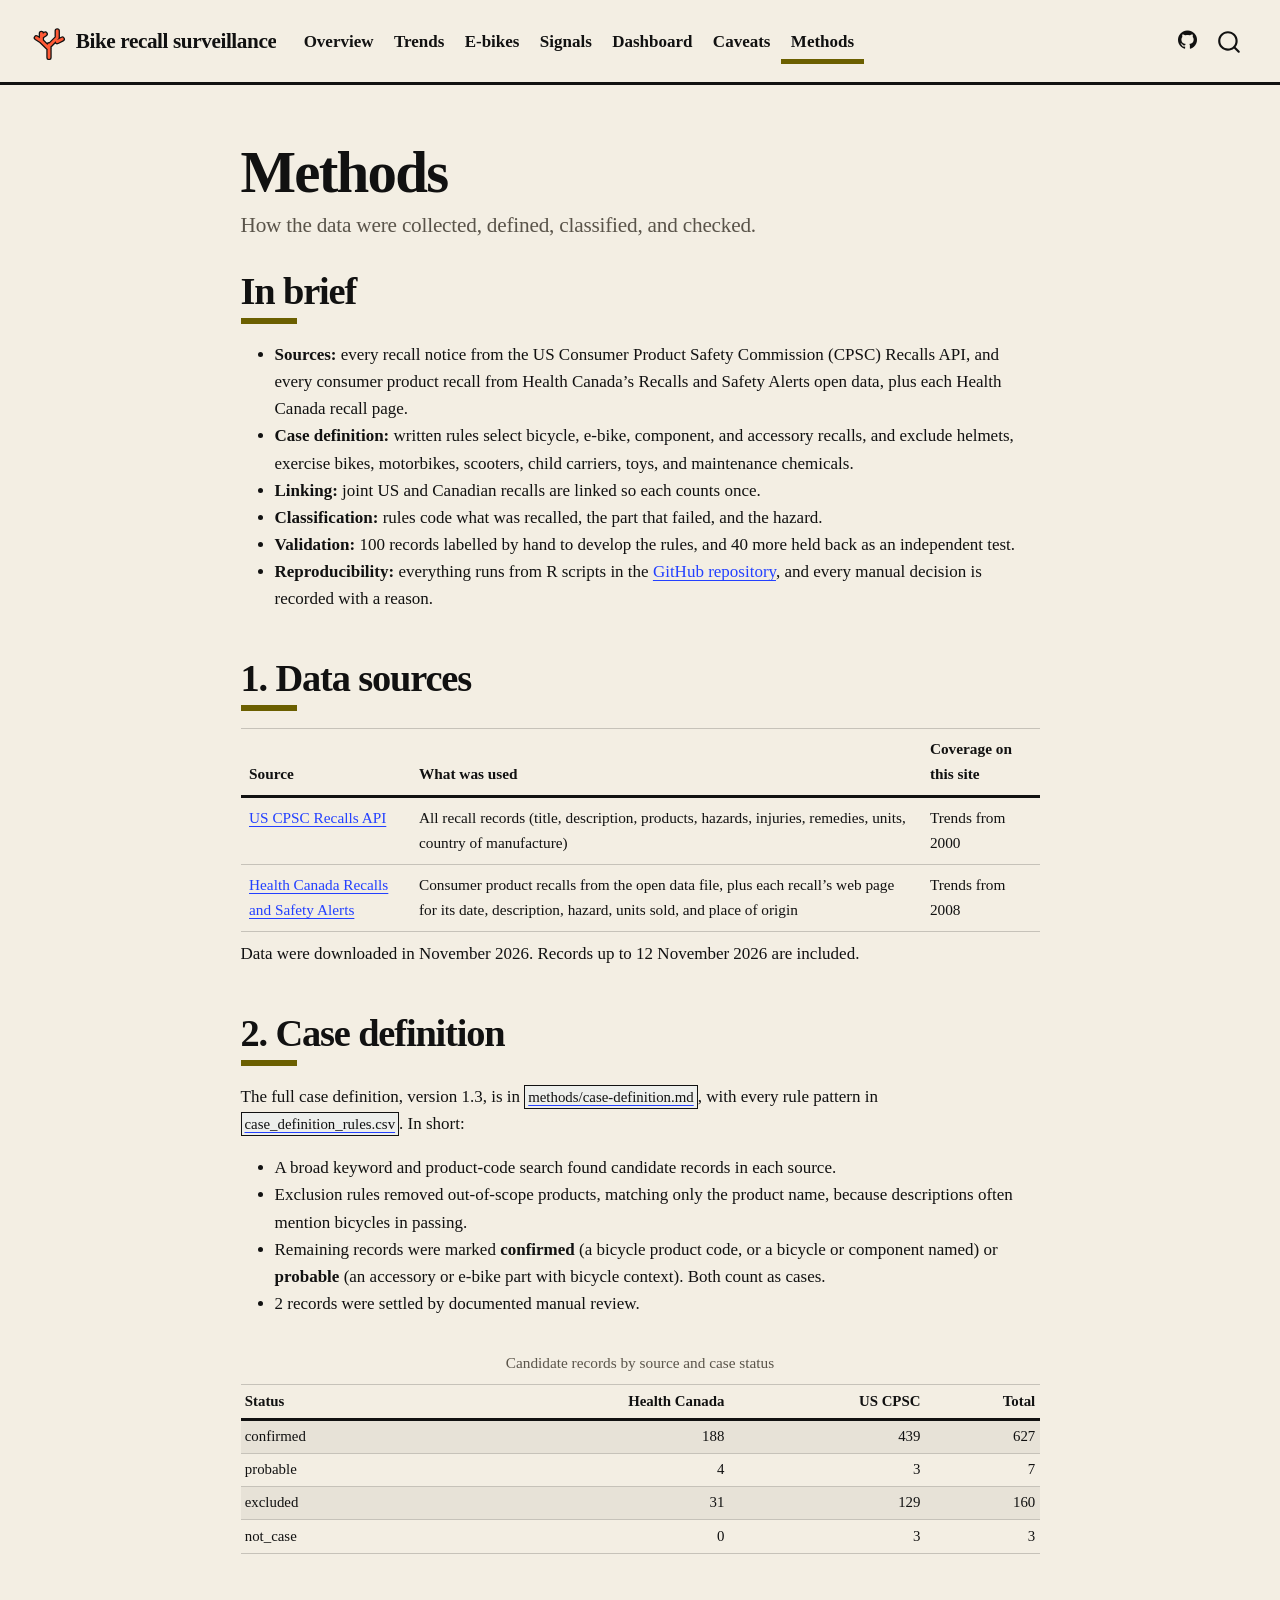
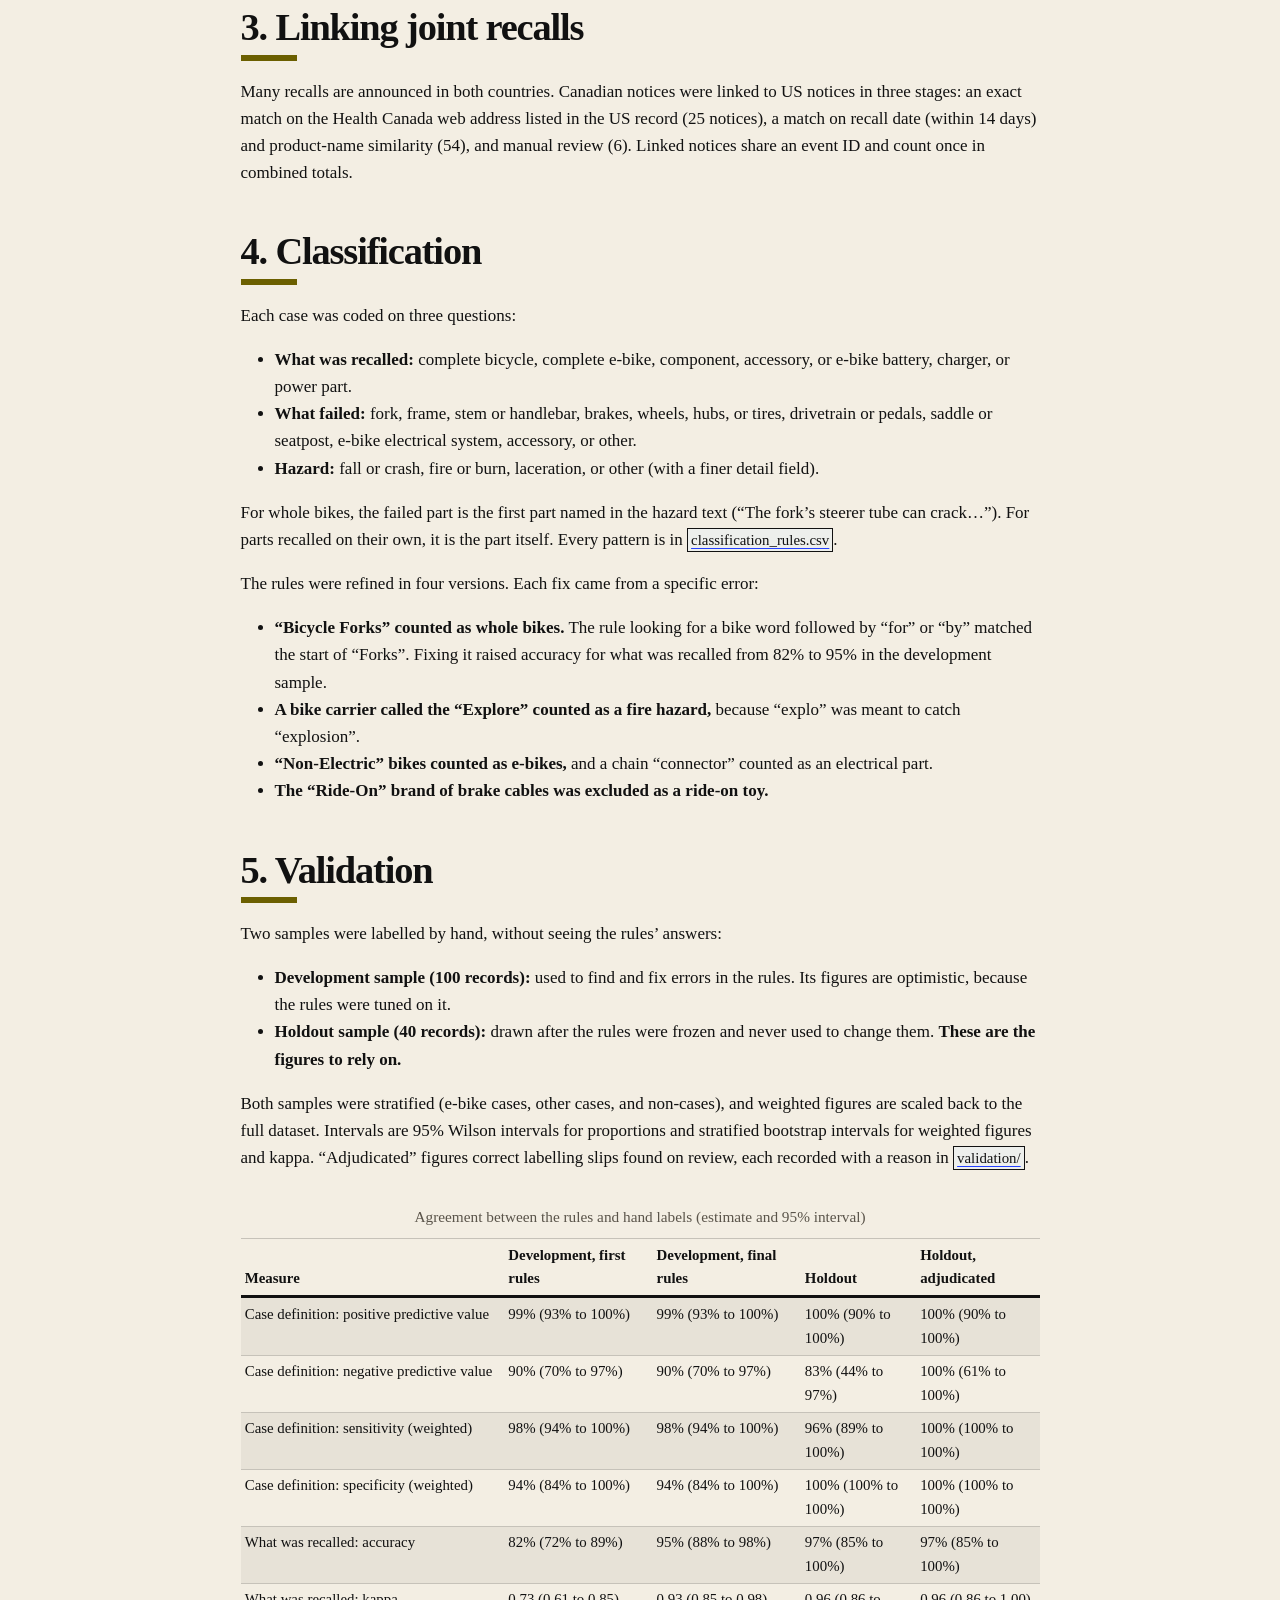
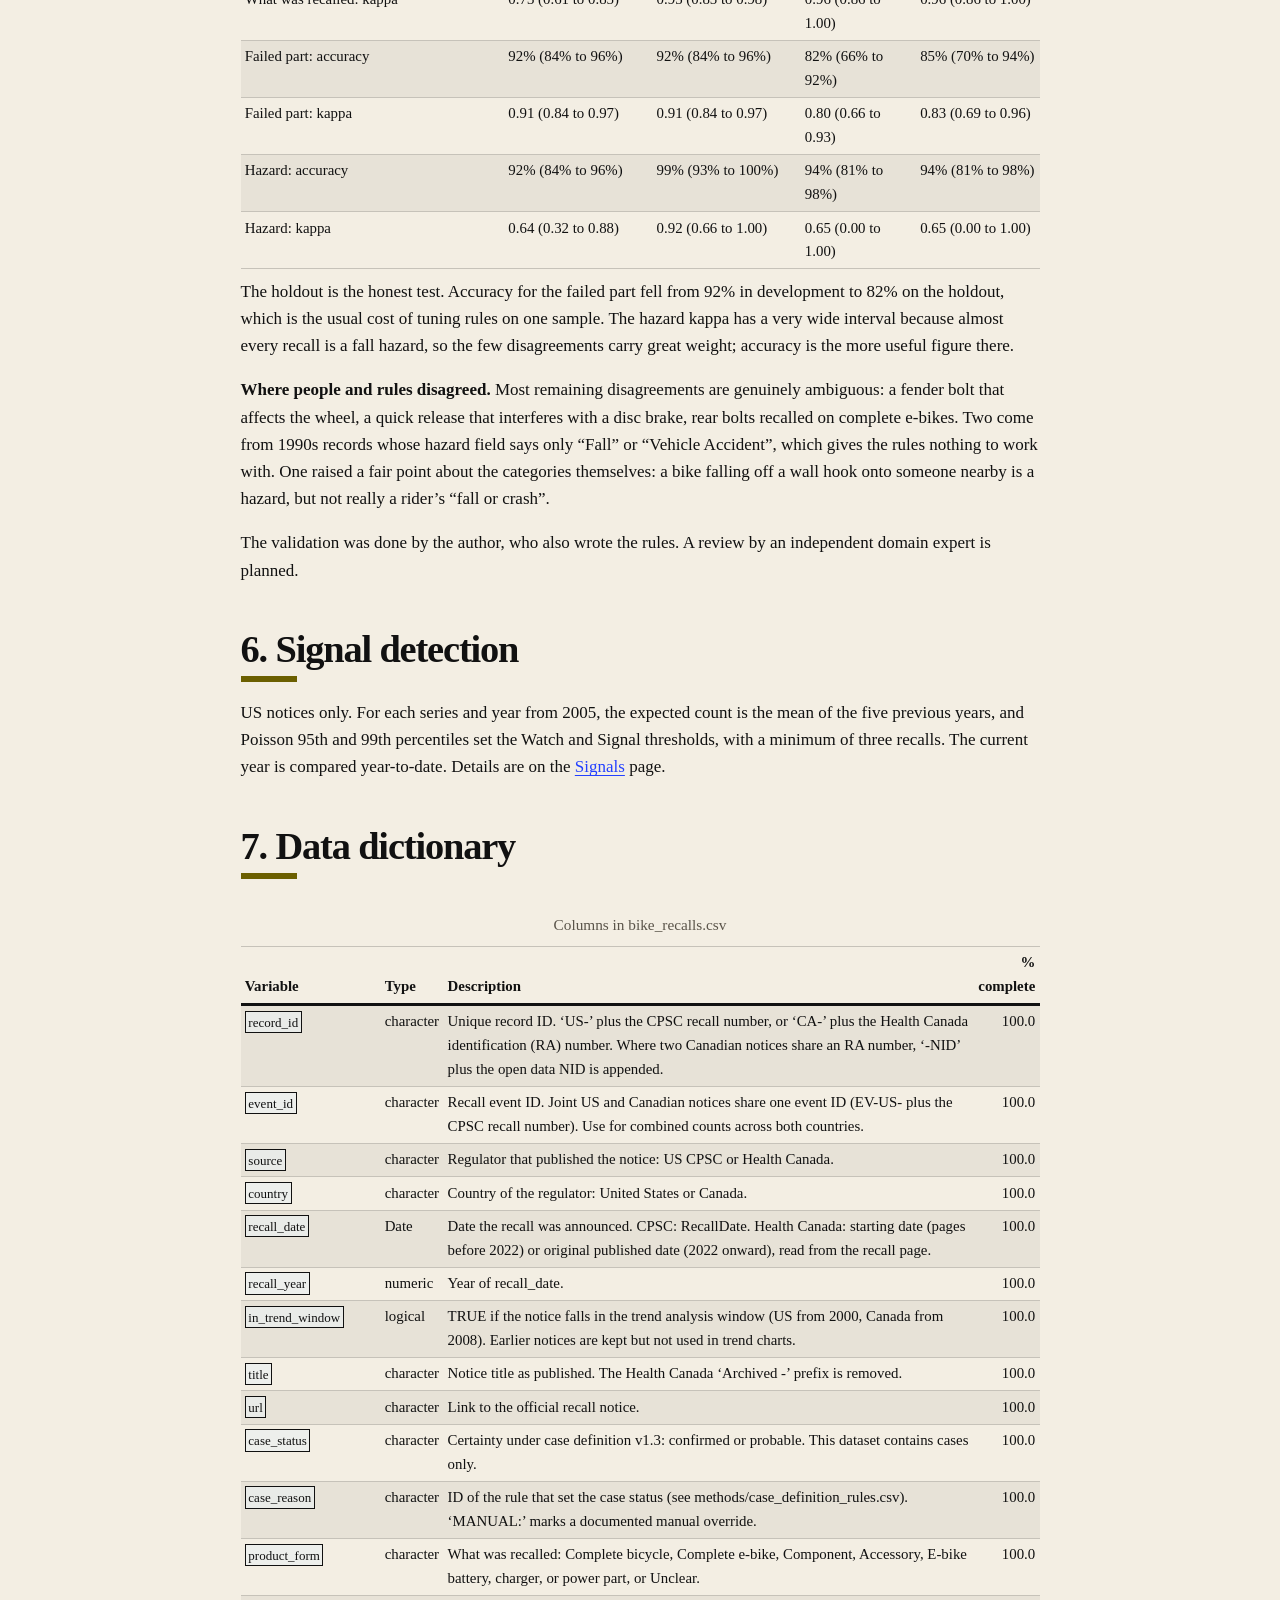
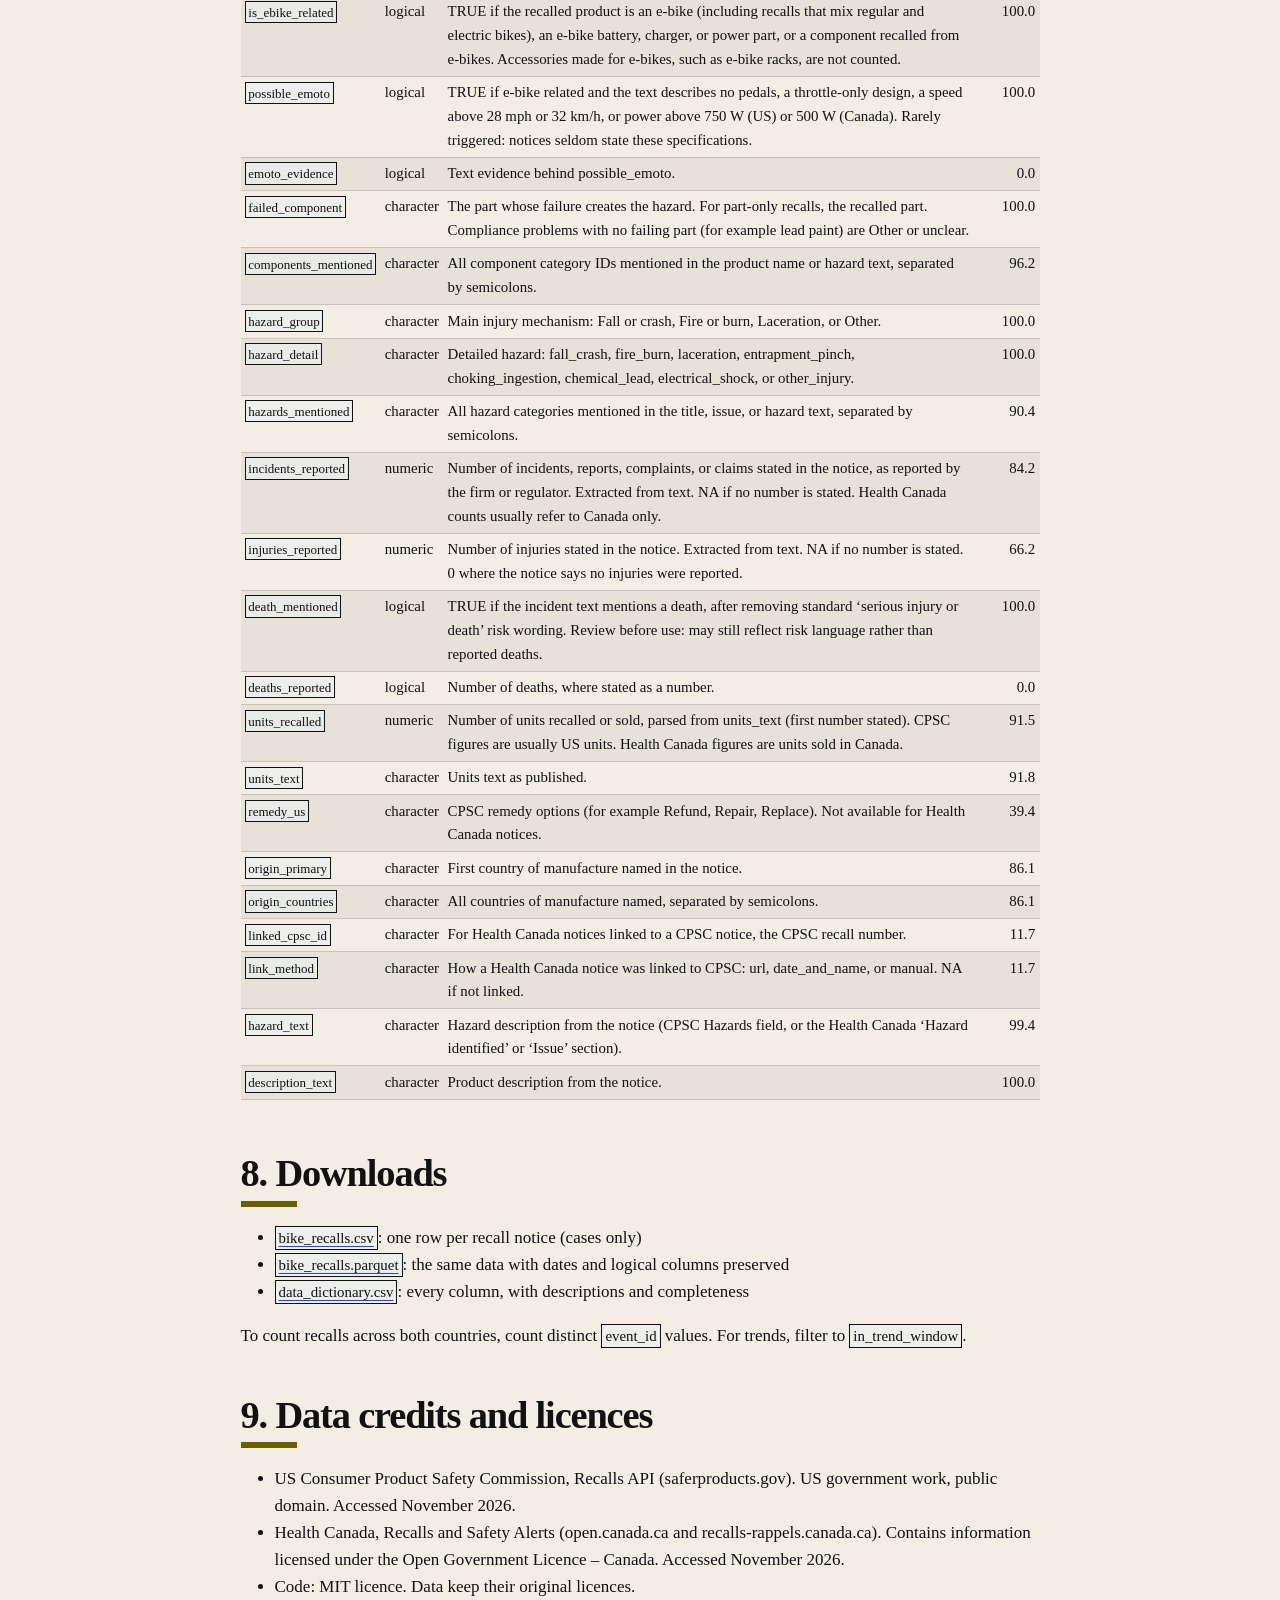
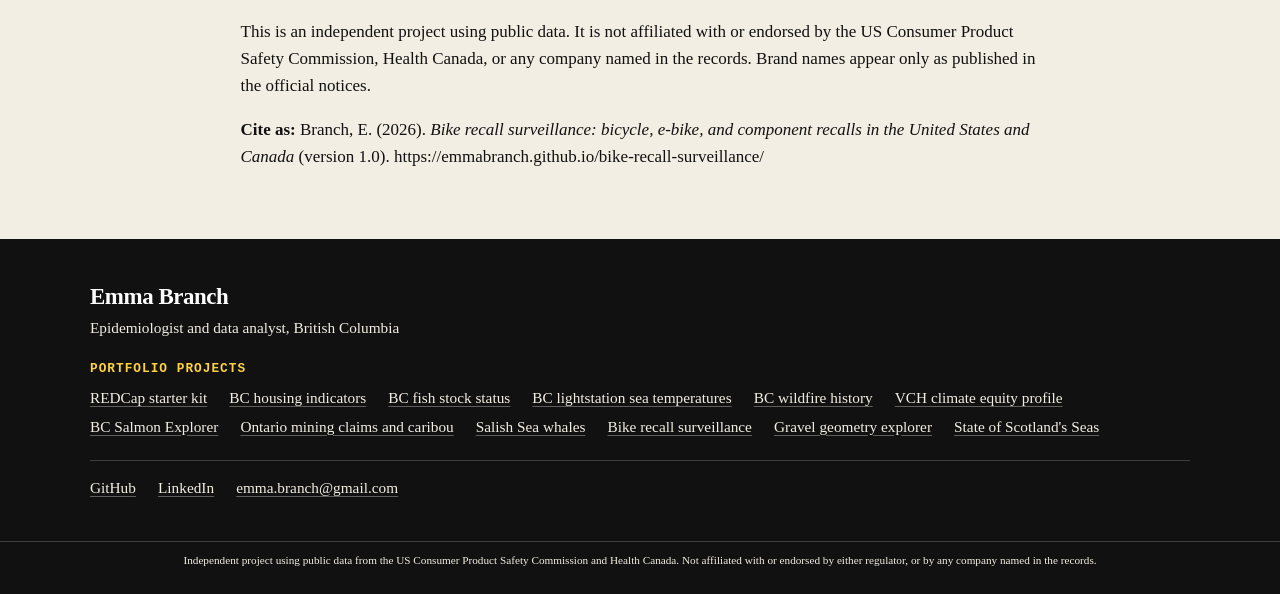
<file: docs/methods.html>
<!DOCTYPE html>
<html xmlns="http://www.w3.org/1999/xhtml" lang="en" xml:lang="en"><head>

<meta charset="utf-8">
<meta name="generator" content="quarto-1.11.9">

<meta name="viewport" content="width=device-width, initial-scale=1.0, user-scalable=yes">


<title>Methods – Bike recall surveillance</title>
<style>
/* Default styles provided by pandoc.
** See https://pandoc.org/MANUAL.html#variables-for-html for config info.
*/
span.smallcaps{font-variant: small-caps;}
div.columns{display: flex; gap: 1.5em;}
div.column{flex: auto;}
@media screen {
div.columns{gap: min(4vw, 1.5em);}
div.column{overflow-x: auto;}
}
div.hanging-indent{margin-left: 1.5em; text-indent: -1.5em;}
ul.task-list{list-style: none;}
ul.task-list li input[type="checkbox"] {
  width: 0.8em;
  margin: 0 0.8em 0.2em -1em; /* quarto-specific, see https://github.com/quarto-dev/quarto-cli/issues/4556 */ 
  vertical-align: middle;
}
</style>


<script src="site_libs/quarto-nav/quarto-nav.js"></script>
<script src="site_libs/quarto-nav/headroom.min.js"></script>
<script src="site_libs/clipboard/clipboard.min.js"></script>
<script src="site_libs/quarto-search/autocomplete.umd.js"></script>
<script src="site_libs/quarto-search/fuse.min.js"></script>
<script src="site_libs/quarto-search/quarto-search.js"></script>
<meta name="quarto:offset" content="./">
<link href="./images/favicon.png" rel="icon" type="image/png">
<script src="site_libs/quarto-html/quarto.js" type="module"></script>
<script src="site_libs/quarto-html/tabsets/tabsets.js" type="module"></script>
<script src="site_libs/quarto-html/scrollable-regions/scrollable-regions.js" type="module"></script>
<script src="site_libs/quarto-html/popper.min.js"></script>
<script src="site_libs/quarto-html/tippy.umd.min.js"></script>
<script src="site_libs/quarto-html/anchor.min.js"></script>
<link href="site_libs/quarto-html/tippy.css" rel="stylesheet">
<link href="site_libs/quarto-html/quarto-syntax-highlighting-06df27c8158acedd5d263560cd4ba62e.css" rel="stylesheet" class="quarto-color-scheme" id="quarto-text-highlighting-styles">
<link href="site_libs/quarto-html/quarto-syntax-highlighting-dark-07e23dae4c3757ea2bcd5d8a79ca1ee5.css" rel="stylesheet" class="quarto-color-scheme quarto-color-alternate" id="quarto-text-highlighting-styles">
<link href="site_libs/quarto-html/quarto-syntax-highlighting-06df27c8158acedd5d263560cd4ba62e.css" rel="stylesheet" class="quarto-color-scheme-extra" id="quarto-text-highlighting-styles">
<script src="site_libs/bootstrap/bootstrap.min.js"></script>
<link href="site_libs/bootstrap/bootstrap-icons.css" rel="stylesheet">
<link href="site_libs/bootstrap/bootstrap-57b19d60c672f1d09ef238cb36f356e2.min.css" rel="stylesheet" append-hash="true" class="quarto-color-scheme" id="quarto-bootstrap" data-mode="light">
<link href="site_libs/bootstrap/bootstrap-dark-18388d0da8f7cafe2a5acd7241df2099.min.css" rel="stylesheet" append-hash="true" class="quarto-color-scheme quarto-color-alternate" id="quarto-bootstrap" data-mode="light">
<link href="site_libs/bootstrap/bootstrap-57b19d60c672f1d09ef238cb36f356e2.min.css" rel="stylesheet" append-hash="true" class="quarto-color-scheme-extra" id="quarto-bootstrap" data-mode="light">
<script id="quarto-search-options" type="application/json">{
  "location": "navbar",
  "copy-button": false,
  "collapse-after": 3,
  "panel-placement": "end",
  "type": "overlay",
  "limit": 50,
  "keyboard-shortcut": [
    "f",
    "/",
    "s"
  ],
  "show-item-context": false,
  "language": {
    "search-no-results-text": "No results",
    "search-matching-documents-text": "matching documents",
    "search-copy-link-title": "Copy link to search",
    "search-hide-matches-text": "Hide additional matches",
    "search-more-match-text": "more match in this document",
    "search-more-matches-text": "more matches in this document",
    "search-clear-button-title": "Clear",
    "search-text-placeholder": "",
    "search-detached-cancel-button-title": "Cancel",
    "search-submit-button-title": "Submit",
    "search-label": "Search"
  }
}</script>


</head>

<body class="nav-fixed fullcontent quarto-light"><a id="quarto-skip-link" class="visually-hidden-focusable" href="#quarto-document-content">Skip to main content</a>

<div id="quarto-search-results"></div>
  <header id="quarto-header" class="headroom fixed-top">
    <nav class="navbar navbar-expand-lg " data-bs-theme="dark" aria-label="Site">
      <div class="navbar-container container-fluid">
      <div class="navbar-brand-container mx-auto">
    <a href="./index.html" class="navbar-brand navbar-brand-logo">
    <img src="./images/motif.svg" alt="" class="navbar-logo light-content">
    <img src="./images/motif.svg" alt="" class="navbar-logo dark-content">
    </a>
    <a class="navbar-brand" href="./index.html">
    <span class="navbar-title">Bike recall surveillance</span>
    </a>
  </div>
          <button class="navbar-toggler" type="button" data-bs-toggle="collapse" data-bs-target="#navbarCollapse" aria-controls="navbarCollapse" aria-expanded="false" aria-label="Toggle navigation" onclick="if (window.quartoToggleHeadroom) { window.quartoToggleHeadroom(); }">
  <span class="navbar-toggler-icon"></span>
</button>
          <div class="collapse navbar-collapse" id="navbarCollapse">
            <ul class="navbar-nav navbar-nav-scroll me-auto">
  <li class="nav-item">
    <a class="nav-link" href="./index.html"> 
<span class="menu-text">Overview</span></a>
  </li>  
  <li class="nav-item">
    <a class="nav-link" href="./trends.html"> 
<span class="menu-text">Trends</span></a>
  </li>  
  <li class="nav-item">
    <a class="nav-link" href="./ebikes.html"> 
<span class="menu-text">E-bikes</span></a>
  </li>  
  <li class="nav-item">
    <a class="nav-link" href="./signals.html"> 
<span class="menu-text">Signals</span></a>
  </li>  
  <li class="nav-item">
    <a class="nav-link" href="./dashboard.html"> 
<span class="menu-text">Dashboard</span></a>
  </li>  
  <li class="nav-item">
    <a class="nav-link" href="./caveats.html"> 
<span class="menu-text">Caveats</span></a>
  </li>  
  <li class="nav-item">
    <a class="nav-link active" href="./methods.html" aria-current="page"> 
<span class="menu-text">Methods</span></a>
  </li>  
</ul>
            <ul class="navbar-nav navbar-nav-scroll ms-auto">
  <li class="nav-item compact">
    <a class="nav-link" href="https://github.com/emmabranch/bike-recall-surveillance"> <i class="bi bi-github" role="img" aria-label="Code on GitHub">
</i> 
<span class="menu-text"></span></a>
  </li>  
</ul>
          </div> <!-- /navcollapse -->
            <div class="quarto-navbar-tools">
</div>
            <div id="quarto-search" class="" title="Search"></div>
      </div> <!-- /container-fluid -->
    </nav>
</header>
<!-- content -->
<div id="quarto-content" class="quarto-container page-columns page-rows-contents page-layout-article page-navbar">
<!-- sidebar -->
<!-- margin-sidebar -->
    
<!-- main -->
<main class="content" id="quarto-document-content" tabindex="-1">

<header id="title-block-header" class="quarto-title-block default">
<div class="quarto-title">
<h1 class="title">Methods</h1>
<p class="subtitle lead">How the data were collected, defined, classified, and checked.</p>
</div>



<div class="quarto-title-meta">

    
  
    
  </div>
  


</header>


<section id="in-brief" class="level2">
<h2 class="anchored" data-anchor-id="in-brief">In brief</h2>
<ul>
<li><strong>Sources:</strong> every recall notice from the US Consumer Product Safety Commission (CPSC) Recalls API, and every consumer product recall from Health Canada’s Recalls and Safety Alerts open data, plus each Health Canada recall page.</li>
<li><strong>Case definition:</strong> written rules select bicycle, e-bike, component, and accessory recalls, and exclude helmets, exercise bikes, motorbikes, scooters, child carriers, toys, and maintenance chemicals.</li>
<li><strong>Linking:</strong> joint US and Canadian recalls are linked so each counts once.</li>
<li><strong>Classification:</strong> rules code what was recalled, the part that failed, and the hazard.</li>
<li><strong>Validation:</strong> 100 records labelled by hand to develop the rules, and 40 more held back as an independent test.</li>
<li><strong>Reproducibility:</strong> everything runs from R scripts in the <a href="https://github.com/emmabranch/bike-recall-surveillance">GitHub repository</a>, and every manual decision is recorded with a reason.</li>
</ul>
</section>
<section id="data-sources" class="level2">
<h2 class="anchored" data-anchor-id="data-sources">1. Data sources</h2>
<table class="caption-top table">
<thead>
<tr class="header">
<th>Source</th>
<th>What was used</th>
<th>Coverage on this site</th>
</tr>
</thead>
<tbody>
<tr class="odd">
<td><a href="https://www.cpsc.gov/Recalls/CPSC-Recalls-Application-Program-Interface-API-Information">US CPSC Recalls API</a></td>
<td>All recall records (title, description, products, hazards, injuries, remedies, units, country of manufacture)</td>
<td>Trends from 2000</td>
</tr>
<tr class="even">
<td><a href="https://open.canada.ca/data/en/dataset/d38de914-c94c-429b-8ab1-8776c31643e3">Health Canada Recalls and Safety Alerts</a></td>
<td>Consumer product recalls from the open data file, plus each recall’s web page for its date, description, hazard, units sold, and place of origin</td>
<td>Trends from 2008</td>
</tr>
</tbody>
</table>
<p>Data were downloaded in November 2026. Records up to 12 November 2026 are included.</p>
</section>
<section id="case-definition" class="level2">
<h2 class="anchored" data-anchor-id="case-definition">2. Case definition</h2>
<p>The full case definition, version 1.3, is in <a href="https://github.com/emmabranch/bike-recall-surveillance/blob/main/methods/case-definition.md"><code>methods/case-definition.md</code></a>, with every rule pattern in <a href="https://github.com/emmabranch/bike-recall-surveillance/blob/main/methods/case_definition_rules.csv"><code>case_definition_rules.csv</code></a>. In short:</p>
<ul>
<li>A broad keyword and product-code search found candidate records in each source.</li>
<li>Exclusion rules removed out-of-scope products, matching only the product name, because descriptions often mention bicycles in passing.</li>
<li>Remaining records were marked <strong>confirmed</strong> (a bicycle product code, or a bicycle or component named) or <strong>probable</strong> (an accessory or e-bike part with bicycle context). Both count as cases.</li>
<li>2 records were settled by documented manual review.</li>
</ul>
<div class="cell">
<div class="cell-output-display">
<table class="caption-top table table-sm table-striped small">
<caption>Candidate records by source and case status</caption>
<thead>
<tr class="header">
<th style="text-align: left;">Status</th>
<th style="text-align: right;">Health Canada</th>
<th style="text-align: right;">US CPSC</th>
<th style="text-align: right;">Total</th>
</tr>
</thead>
<tbody>
<tr class="odd">
<td style="text-align: left;">confirmed</td>
<td style="text-align: right;">188</td>
<td style="text-align: right;">439</td>
<td style="text-align: right;">627</td>
</tr>
<tr class="even">
<td style="text-align: left;">probable</td>
<td style="text-align: right;">4</td>
<td style="text-align: right;">3</td>
<td style="text-align: right;">7</td>
</tr>
<tr class="odd">
<td style="text-align: left;">excluded</td>
<td style="text-align: right;">31</td>
<td style="text-align: right;">129</td>
<td style="text-align: right;">160</td>
</tr>
<tr class="even">
<td style="text-align: left;">not_case</td>
<td style="text-align: right;">0</td>
<td style="text-align: right;">3</td>
<td style="text-align: right;">3</td>
</tr>
</tbody>
</table>
</div>
</div>
</section>
<section id="linking-joint-recalls" class="level2">
<h2 class="anchored" data-anchor-id="linking-joint-recalls">3. Linking joint recalls</h2>
<p>Many recalls are announced in both countries. Canadian notices were linked to US notices in three stages: an exact match on the Health Canada web address listed in the US record (25 notices), a match on recall date (within 14 days) and product-name similarity (54), and manual review (6). Linked notices share an event ID and count once in combined totals.</p>
</section>
<section id="classification" class="level2">
<h2 class="anchored" data-anchor-id="classification">4. Classification</h2>
<p>Each case was coded on three questions:</p>
<ul>
<li><strong>What was recalled:</strong> complete bicycle, complete e-bike, component, accessory, or e-bike battery, charger, or power part.</li>
<li><strong>What failed:</strong> fork, frame, stem or handlebar, brakes, wheels, hubs, or tires, drivetrain or pedals, saddle or seatpost, e-bike electrical system, accessory, or other.</li>
<li><strong>Hazard:</strong> fall or crash, fire or burn, laceration, or other (with a finer detail field).</li>
</ul>
<p>For whole bikes, the failed part is the first part named in the hazard text (“The fork’s steerer tube can crack…”). For parts recalled on their own, it is the part itself. Every pattern is in <a href="https://github.com/emmabranch/bike-recall-surveillance/blob/main/methods/classification_rules.csv"><code>classification_rules.csv</code></a>.</p>
<p>The rules were refined in four versions. Each fix came from a specific error:</p>
<ul>
<li><strong>“Bicycle Forks” counted as whole bikes.</strong> The rule looking for a bike word followed by “for” or “by” matched the start of “Forks”. Fixing it raised accuracy for what was recalled from 82% to 95% in the development sample.</li>
<li><strong>A bike carrier called the “Explore” counted as a fire hazard,</strong> because “explo” was meant to catch “explosion”.</li>
<li><strong>“Non-Electric” bikes counted as e-bikes,</strong> and a chain “connector” counted as an electrical part.</li>
<li><strong>The “Ride-On” brand of brake cables was excluded as a ride-on toy.</strong></li>
</ul>
</section>
<section id="validation" class="level2">
<h2 class="anchored" data-anchor-id="validation">5. Validation</h2>
<p>Two samples were labelled by hand, without seeing the rules’ answers:</p>
<ul>
<li><strong>Development sample (100 records):</strong> used to find and fix errors in the rules. Its figures are optimistic, because the rules were tuned on it.</li>
<li><strong>Holdout sample (40 records):</strong> drawn after the rules were frozen and never used to change them. <strong>These are the figures to rely on.</strong></li>
</ul>
<p>Both samples were stratified (e-bike cases, other cases, and non-cases), and weighted figures are scaled back to the full dataset. Intervals are 95% Wilson intervals for proportions and stratified bootstrap intervals for weighted figures and kappa. “Adjudicated” figures correct labelling slips found on review, each recorded with a reason in <a href="https://github.com/emmabranch/bike-recall-surveillance/tree/main/validation"><code>validation/</code></a>.</p>
<div class="cell">
<div class="cell-output-display">
<table class="caption-top table table-sm table-striped small">
<caption>Agreement between the rules and hand labels (estimate and 95% interval)</caption>
<colgroup>
<col style="width: 32%">
<col style="width: 18%">
<col style="width: 18%">
<col style="width: 14%">
<col style="width: 15%">
</colgroup>
<thead>
<tr class="header">
<th style="text-align: left;">Measure</th>
<th style="text-align: left;">Development, first rules</th>
<th style="text-align: left;">Development, final rules</th>
<th style="text-align: left;">Holdout</th>
<th style="text-align: left;">Holdout, adjudicated</th>
</tr>
</thead>
<tbody>
<tr class="odd">
<td style="text-align: left;">Case definition: positive predictive value</td>
<td style="text-align: left;">99% (93% to 100%)</td>
<td style="text-align: left;">99% (93% to 100%)</td>
<td style="text-align: left;">100% (90% to 100%)</td>
<td style="text-align: left;">100% (90% to 100%)</td>
</tr>
<tr class="even">
<td style="text-align: left;">Case definition: negative predictive value</td>
<td style="text-align: left;">90% (70% to 97%)</td>
<td style="text-align: left;">90% (70% to 97%)</td>
<td style="text-align: left;">83% (44% to 97%)</td>
<td style="text-align: left;">100% (61% to 100%)</td>
</tr>
<tr class="odd">
<td style="text-align: left;">Case definition: sensitivity (weighted)</td>
<td style="text-align: left;">98% (94% to 100%)</td>
<td style="text-align: left;">98% (94% to 100%)</td>
<td style="text-align: left;">96% (89% to 100%)</td>
<td style="text-align: left;">100% (100% to 100%)</td>
</tr>
<tr class="even">
<td style="text-align: left;">Case definition: specificity (weighted)</td>
<td style="text-align: left;">94% (84% to 100%)</td>
<td style="text-align: left;">94% (84% to 100%)</td>
<td style="text-align: left;">100% (100% to 100%)</td>
<td style="text-align: left;">100% (100% to 100%)</td>
</tr>
<tr class="odd">
<td style="text-align: left;">What was recalled: accuracy</td>
<td style="text-align: left;">82% (72% to 89%)</td>
<td style="text-align: left;">95% (88% to 98%)</td>
<td style="text-align: left;">97% (85% to 100%)</td>
<td style="text-align: left;">97% (85% to 100%)</td>
</tr>
<tr class="even">
<td style="text-align: left;">What was recalled: kappa</td>
<td style="text-align: left;">0.73 (0.61 to 0.85)</td>
<td style="text-align: left;">0.93 (0.85 to 0.98)</td>
<td style="text-align: left;">0.96 (0.86 to 1.00)</td>
<td style="text-align: left;">0.96 (0.86 to 1.00)</td>
</tr>
<tr class="odd">
<td style="text-align: left;">Failed part: accuracy</td>
<td style="text-align: left;">92% (84% to 96%)</td>
<td style="text-align: left;">92% (84% to 96%)</td>
<td style="text-align: left;">82% (66% to 92%)</td>
<td style="text-align: left;">85% (70% to 94%)</td>
</tr>
<tr class="even">
<td style="text-align: left;">Failed part: kappa</td>
<td style="text-align: left;">0.91 (0.84 to 0.97)</td>
<td style="text-align: left;">0.91 (0.84 to 0.97)</td>
<td style="text-align: left;">0.80 (0.66 to 0.93)</td>
<td style="text-align: left;">0.83 (0.69 to 0.96)</td>
</tr>
<tr class="odd">
<td style="text-align: left;">Hazard: accuracy</td>
<td style="text-align: left;">92% (84% to 96%)</td>
<td style="text-align: left;">99% (93% to 100%)</td>
<td style="text-align: left;">94% (81% to 98%)</td>
<td style="text-align: left;">94% (81% to 98%)</td>
</tr>
<tr class="even">
<td style="text-align: left;">Hazard: kappa</td>
<td style="text-align: left;">0.64 (0.32 to 0.88)</td>
<td style="text-align: left;">0.92 (0.66 to 1.00)</td>
<td style="text-align: left;">0.65 (0.00 to 1.00)</td>
<td style="text-align: left;">0.65 (0.00 to 1.00)</td>
</tr>
</tbody>
</table>
</div>
</div>
<p>The holdout is the honest test. Accuracy for the failed part fell from 92% in development to 82% on the holdout, which is the usual cost of tuning rules on one sample. The hazard kappa has a very wide interval because almost every recall is a fall hazard, so the few disagreements carry great weight; accuracy is the more useful figure there.</p>
<p><strong>Where people and rules disagreed.</strong> Most remaining disagreements are genuinely ambiguous: a fender bolt that affects the wheel, a quick release that interferes with a disc brake, rear bolts recalled on complete e-bikes. Two come from 1990s records whose hazard field says only “Fall” or “Vehicle Accident”, which gives the rules nothing to work with. One raised a fair point about the categories themselves: a bike falling off a wall hook onto someone nearby is a hazard, but not really a rider’s “fall or crash”.</p>
<p>The validation was done by the author, who also wrote the rules. A review by an independent domain expert is planned.</p>
</section>
<section id="signal-detection" class="level2">
<h2 class="anchored" data-anchor-id="signal-detection">6. Signal detection</h2>
<p>US notices only. For each series and year from 2005, the expected count is the mean of the five previous years, and Poisson 95th and 99th percentiles set the Watch and Signal thresholds, with a minimum of three recalls. The current year is compared year-to-date. Details are on the <a href="./signals.html">Signals</a> page.</p>
</section>
<section id="data-dictionary" class="level2">
<h2 class="anchored" data-anchor-id="data-dictionary">7. Data dictionary</h2>
<div class="cell">
<div class="cell-output-display">
<table class="caption-top table table-sm table-striped small">
<caption>Columns in bike_recalls.csv</caption>
<colgroup>
<col style="width: 7%">
<col style="width: 3%">
<col style="width: 84%">
<col style="width: 3%">
</colgroup>
<thead>
<tr class="header">
<th style="text-align: left;">Variable</th>
<th style="text-align: left;">Type</th>
<th style="text-align: left;">Description</th>
<th style="text-align: right;">% complete</th>
</tr>
</thead>
<tbody>
<tr class="odd">
<td style="text-align: left;"><code>record_id</code></td>
<td style="text-align: left;">character</td>
<td style="text-align: left;">Unique record ID. ‘US-’ plus the CPSC recall number, or ‘CA-’ plus the Health Canada identification (RA) number. Where two Canadian notices share an RA number, ‘-NID’ plus the open data NID is appended.</td>
<td style="text-align: right;">100.0</td>
</tr>
<tr class="even">
<td style="text-align: left;"><code>event_id</code></td>
<td style="text-align: left;">character</td>
<td style="text-align: left;">Recall event ID. Joint US and Canadian notices share one event ID (EV-US- plus the CPSC recall number). Use for combined counts across both countries.</td>
<td style="text-align: right;">100.0</td>
</tr>
<tr class="odd">
<td style="text-align: left;"><code>source</code></td>
<td style="text-align: left;">character</td>
<td style="text-align: left;">Regulator that published the notice: US CPSC or Health Canada.</td>
<td style="text-align: right;">100.0</td>
</tr>
<tr class="even">
<td style="text-align: left;"><code>country</code></td>
<td style="text-align: left;">character</td>
<td style="text-align: left;">Country of the regulator: United States or Canada.</td>
<td style="text-align: right;">100.0</td>
</tr>
<tr class="odd">
<td style="text-align: left;"><code>recall_date</code></td>
<td style="text-align: left;">Date</td>
<td style="text-align: left;">Date the recall was announced. CPSC: RecallDate. Health Canada: starting date (pages before 2022) or original published date (2022 onward), read from the recall page.</td>
<td style="text-align: right;">100.0</td>
</tr>
<tr class="even">
<td style="text-align: left;"><code>recall_year</code></td>
<td style="text-align: left;">numeric</td>
<td style="text-align: left;">Year of recall_date.</td>
<td style="text-align: right;">100.0</td>
</tr>
<tr class="odd">
<td style="text-align: left;"><code>in_trend_window</code></td>
<td style="text-align: left;">logical</td>
<td style="text-align: left;">TRUE if the notice falls in the trend analysis window (US from 2000, Canada from 2008). Earlier notices are kept but not used in trend charts.</td>
<td style="text-align: right;">100.0</td>
</tr>
<tr class="even">
<td style="text-align: left;"><code>title</code></td>
<td style="text-align: left;">character</td>
<td style="text-align: left;">Notice title as published. The Health Canada ‘Archived -’ prefix is removed.</td>
<td style="text-align: right;">100.0</td>
</tr>
<tr class="odd">
<td style="text-align: left;"><code>url</code></td>
<td style="text-align: left;">character</td>
<td style="text-align: left;">Link to the official recall notice.</td>
<td style="text-align: right;">100.0</td>
</tr>
<tr class="even">
<td style="text-align: left;"><code>case_status</code></td>
<td style="text-align: left;">character</td>
<td style="text-align: left;">Certainty under case definition v1.3: confirmed or probable. This dataset contains cases only.</td>
<td style="text-align: right;">100.0</td>
</tr>
<tr class="odd">
<td style="text-align: left;"><code>case_reason</code></td>
<td style="text-align: left;">character</td>
<td style="text-align: left;">ID of the rule that set the case status (see methods/case_definition_rules.csv). ‘MANUAL:’ marks a documented manual override.</td>
<td style="text-align: right;">100.0</td>
</tr>
<tr class="even">
<td style="text-align: left;"><code>product_form</code></td>
<td style="text-align: left;">character</td>
<td style="text-align: left;">What was recalled: Complete bicycle, Complete e-bike, Component, Accessory, E-bike battery, charger, or power part, or Unclear.</td>
<td style="text-align: right;">100.0</td>
</tr>
<tr class="odd">
<td style="text-align: left;"><code>is_ebike_related</code></td>
<td style="text-align: left;">logical</td>
<td style="text-align: left;">TRUE if the recalled product is an e-bike (including recalls that mix regular and electric bikes), an e-bike battery, charger, or power part, or a component recalled from e-bikes. Accessories made for e-bikes, such as e-bike racks, are not counted.</td>
<td style="text-align: right;">100.0</td>
</tr>
<tr class="even">
<td style="text-align: left;"><code>possible_emoto</code></td>
<td style="text-align: left;">logical</td>
<td style="text-align: left;">TRUE if e-bike related and the text describes no pedals, a throttle-only design, a speed above 28 mph or 32 km/h, or power above 750 W (US) or 500 W (Canada). Rarely triggered: notices seldom state these specifications.</td>
<td style="text-align: right;">100.0</td>
</tr>
<tr class="odd">
<td style="text-align: left;"><code>emoto_evidence</code></td>
<td style="text-align: left;">logical</td>
<td style="text-align: left;">Text evidence behind possible_emoto.</td>
<td style="text-align: right;">0.0</td>
</tr>
<tr class="even">
<td style="text-align: left;"><code>failed_component</code></td>
<td style="text-align: left;">character</td>
<td style="text-align: left;">The part whose failure creates the hazard. For part-only recalls, the recalled part. Compliance problems with no failing part (for example lead paint) are Other or unclear.</td>
<td style="text-align: right;">100.0</td>
</tr>
<tr class="odd">
<td style="text-align: left;"><code>components_mentioned</code></td>
<td style="text-align: left;">character</td>
<td style="text-align: left;">All component category IDs mentioned in the product name or hazard text, separated by semicolons.</td>
<td style="text-align: right;">96.2</td>
</tr>
<tr class="even">
<td style="text-align: left;"><code>hazard_group</code></td>
<td style="text-align: left;">character</td>
<td style="text-align: left;">Main injury mechanism: Fall or crash, Fire or burn, Laceration, or Other.</td>
<td style="text-align: right;">100.0</td>
</tr>
<tr class="odd">
<td style="text-align: left;"><code>hazard_detail</code></td>
<td style="text-align: left;">character</td>
<td style="text-align: left;">Detailed hazard: fall_crash, fire_burn, laceration, entrapment_pinch, choking_ingestion, chemical_lead, electrical_shock, or other_injury.</td>
<td style="text-align: right;">100.0</td>
</tr>
<tr class="even">
<td style="text-align: left;"><code>hazards_mentioned</code></td>
<td style="text-align: left;">character</td>
<td style="text-align: left;">All hazard categories mentioned in the title, issue, or hazard text, separated by semicolons.</td>
<td style="text-align: right;">90.4</td>
</tr>
<tr class="odd">
<td style="text-align: left;"><code>incidents_reported</code></td>
<td style="text-align: left;">numeric</td>
<td style="text-align: left;">Number of incidents, reports, complaints, or claims stated in the notice, as reported by the firm or regulator. Extracted from text. NA if no number is stated. Health Canada counts usually refer to Canada only.</td>
<td style="text-align: right;">84.2</td>
</tr>
<tr class="even">
<td style="text-align: left;"><code>injuries_reported</code></td>
<td style="text-align: left;">numeric</td>
<td style="text-align: left;">Number of injuries stated in the notice. Extracted from text. NA if no number is stated. 0 where the notice says no injuries were reported.</td>
<td style="text-align: right;">66.2</td>
</tr>
<tr class="odd">
<td style="text-align: left;"><code>death_mentioned</code></td>
<td style="text-align: left;">logical</td>
<td style="text-align: left;">TRUE if the incident text mentions a death, after removing standard ‘serious injury or death’ risk wording. Review before use: may still reflect risk language rather than reported deaths.</td>
<td style="text-align: right;">100.0</td>
</tr>
<tr class="even">
<td style="text-align: left;"><code>deaths_reported</code></td>
<td style="text-align: left;">logical</td>
<td style="text-align: left;">Number of deaths, where stated as a number.</td>
<td style="text-align: right;">0.0</td>
</tr>
<tr class="odd">
<td style="text-align: left;"><code>units_recalled</code></td>
<td style="text-align: left;">numeric</td>
<td style="text-align: left;">Number of units recalled or sold, parsed from units_text (first number stated). CPSC figures are usually US units. Health Canada figures are units sold in Canada.</td>
<td style="text-align: right;">91.5</td>
</tr>
<tr class="even">
<td style="text-align: left;"><code>units_text</code></td>
<td style="text-align: left;">character</td>
<td style="text-align: left;">Units text as published.</td>
<td style="text-align: right;">91.8</td>
</tr>
<tr class="odd">
<td style="text-align: left;"><code>remedy_us</code></td>
<td style="text-align: left;">character</td>
<td style="text-align: left;">CPSC remedy options (for example Refund, Repair, Replace). Not available for Health Canada notices.</td>
<td style="text-align: right;">39.4</td>
</tr>
<tr class="even">
<td style="text-align: left;"><code>origin_primary</code></td>
<td style="text-align: left;">character</td>
<td style="text-align: left;">First country of manufacture named in the notice.</td>
<td style="text-align: right;">86.1</td>
</tr>
<tr class="odd">
<td style="text-align: left;"><code>origin_countries</code></td>
<td style="text-align: left;">character</td>
<td style="text-align: left;">All countries of manufacture named, separated by semicolons.</td>
<td style="text-align: right;">86.1</td>
</tr>
<tr class="even">
<td style="text-align: left;"><code>linked_cpsc_id</code></td>
<td style="text-align: left;">character</td>
<td style="text-align: left;">For Health Canada notices linked to a CPSC notice, the CPSC recall number.</td>
<td style="text-align: right;">11.7</td>
</tr>
<tr class="odd">
<td style="text-align: left;"><code>link_method</code></td>
<td style="text-align: left;">character</td>
<td style="text-align: left;">How a Health Canada notice was linked to CPSC: url, date_and_name, or manual. NA if not linked.</td>
<td style="text-align: right;">11.7</td>
</tr>
<tr class="even">
<td style="text-align: left;"><code>hazard_text</code></td>
<td style="text-align: left;">character</td>
<td style="text-align: left;">Hazard description from the notice (CPSC Hazards field, or the Health Canada ‘Hazard identified’ or ‘Issue’ section).</td>
<td style="text-align: right;">99.4</td>
</tr>
<tr class="odd">
<td style="text-align: left;"><code>description_text</code></td>
<td style="text-align: left;">character</td>
<td style="text-align: left;">Product description from the notice.</td>
<td style="text-align: right;">100.0</td>
</tr>
</tbody>
</table>
</div>
</div>
</section>
<section id="downloads" class="level2">
<h2 class="anchored" data-anchor-id="downloads">8. Downloads</h2>
<ul>
<li><a href="data/bike_recalls.csv"><code>bike_recalls.csv</code></a>: one row per recall notice (cases only)</li>
<li><a href="data/bike_recalls.parquet"><code>bike_recalls.parquet</code></a>: the same data with dates and logical columns preserved</li>
<li><a href="data/data_dictionary.csv"><code>data_dictionary.csv</code></a>: every column, with descriptions and completeness</li>
</ul>
<p>To count recalls across both countries, count distinct <code>event_id</code> values. For trends, filter to <code>in_trend_window</code>.</p>
</section>
<section id="data-credits-and-licences" class="level2">
<h2 class="anchored" data-anchor-id="data-credits-and-licences">9. Data credits and licences</h2>
<div class="source-list">
<ul>
<li>US Consumer Product Safety Commission, Recalls API (saferproducts.gov). US government work, public domain. Accessed November 2026.</li>
<li>Health Canada, Recalls and Safety Alerts (open.canada.ca and recalls-rappels.canada.ca). Contains information licensed under the Open Government Licence – Canada. Accessed November 2026.</li>
<li>Code: MIT licence. Data keep their original licences.</li>
</ul>
</div>
<p>This is an independent project using public data. It is not affiliated with or endorsed by the US Consumer Product Safety Commission, Health Canada, or any company named in the records. Brand names appear only as published in the official notices.</p>
<p><strong>Cite as:</strong> Branch, E. (2026). <em>Bike recall surveillance: bicycle, e-bike, and component recalls in the United States and Canada</em> (version 1.0). https://emmabranch.github.io/bike-recall-surveillance/</p>


</section>

</main> <!-- /main -->
<!-- Shared portfolio footer. Master copy: /Users/ecox/projects/_brand-kit/footer.html -->
<footer class="eb-footer" role="contentinfo">
  <div class="eb-footer-inner">
    <div class="eb-footer-name">Emma Branch</div>
    <div class="eb-footer-tag">Epidemiologist and data analyst, British Columbia</div>
    <div class="eb-footer-heading">Portfolio projects</div>
    <nav class="eb-footer-projects" aria-label="Portfolio projects">
      <a href="https://emmabranch.github.io/redcap-starter-kit/">REDCap starter kit</a>
      <a href="https://emmabranch.github.io/bc-housing-indicators/">BC housing indicators</a>
      <a href="https://emmabranch.github.io/bc-fish-stock-status/">BC fish stock status</a>
      <a href="https://emmabranch.github.io/bc-lightstation-qc/">BC lightstation sea temperatures</a>
      <a href="https://emmabranch.github.io/bc-wildfire-bigquery/">BC wildfire history</a>
      <a href="https://emmabranch.github.io/vch-climate-equity-profile/">VCH climate equity profile</a>
      <a href="https://emmabranch.shinyapps.io/bc-salmon-explorer">BC Salmon Explorer</a>
      <a href="https://emmabranch.github.io/ontario-claims-caribou/">Ontario mining claims and caribou</a>
      <a href="https://emmabranch.github.io/salish-sea-whales/">Salish Sea whales</a>
      <a href="https://emmabranch.github.io/bike-recall-surveillance/">Bike recall surveillance</a>
      <a href="https://emmabranch.github.io/gravel-geometry/">Gravel geometry explorer</a>
      <a href="https://emmabranch.github.io/scotland-seas-indicators/">State of Scotland's Seas</a>
    </nav>
    <div class="eb-footer-contact">
      <a href="https://github.com/emmabranch">GitHub</a>
      <a href="https://www.linkedin.com/in/embranch/">LinkedIn</a>
      <a href="mailto:emma.branch@gmail.com">emma.branch@gmail.com</a>
    </div>
  </div>
</footer>
<script>
  /* Quarto places included HTML inside the page layout. Move the top bar
     and footer to the edges of the page so they span the full width. */
  document.addEventListener("DOMContentLoaded", function () {
    var bar = document.querySelector(".eb-topbar");
    if (bar) document.body.insertBefore(bar, document.body.firstChild);
    /* Optional hero for single-page reports (report-hero.html): put it
       straight after the top bar, above the report itself. */
    var rhero = document.querySelector(".eb-report-hero");
    if (rhero) {
      if (bar) bar.parentNode.insertBefore(rhero, bar.nextSibling);
      else document.body.insertBefore(rhero, document.body.firstChild);
      document.body.classList.add("has-report-hero");
      /* The report card is lifted over the hero, which makes each section's
         offsetTop relative to the card instead of the page. Quarto's table of
         contents reads offsetTop, so give each section its true page position. */
      document.querySelectorAll("main.content section[id]").forEach(function (sec) {
        Object.defineProperty(sec, "offsetTop", {
          configurable: true,
          get: function () { return this.getBoundingClientRect().top + window.scrollY; }
        });
      });
      /* Optional background stripes drawn by R inside the report
         (a div with class "eb-hero-stripes"): move them into the hero. */
      var stripes = document.querySelector(".eb-hero-stripes");
      if (stripes) { stripes.classList.add("hero-bg"); rhero.insertBefore(stripes, rhero.firstChild); }
    }
    var foot = document.querySelector(".eb-footer");
    if (foot) {
      /* On websites, put it just above Quarto's own footer (which holds the
         project disclaimer); otherwise at the very end of the page. */
      var qfoot = document.querySelector("footer.footer");
      if (qfoot) qfoot.parentNode.insertBefore(foot, qfoot);
      else document.body.appendChild(foot);
    }
    /* On phones, close the navbar menu after a link is tapped. Links to a
       section of the same page don't reload it, so the menu would stay open. */
    document.querySelectorAll(".navbar-collapse .nav-link:not(.dropdown-toggle)").forEach(function (link) {
      link.addEventListener("click", function () {
        var menu = document.querySelector(".navbar-collapse.show");
        if (menu && window.bootstrap) window.bootstrap.Collapse.getOrCreateInstance(menu).hide();
      });
    });
    /* Hide Quarto's empty footer columns so they don't add space on phones */
    document.querySelectorAll(".nav-footer-left, .nav-footer-right").forEach(function (el) {
      if (!el.children.length && !el.textContent.replace(/[\s\u00a0]/g, "")) el.style.display = "none";
    });
  });
</script>
<script id="quarto-html-after-body" type="application/javascript">
  window.document.addEventListener("DOMContentLoaded", function (event) {
    const icon = "";
    const anchorJS = new window.AnchorJS();
    anchorJS.options = {
      placement: 'right',
      icon: icon
    };
    anchorJS.add('.anchored');
    const isCodeAnnotation = (el) => {
      for (const clz of el.classList) {
        if (clz.startsWith('code-annotation-')) {                     
          return true;
        }
      }
      return false;
    }
    const onCopySuccess = function(e) {
      // button target
      const button = e.trigger;
      // don't keep focus
      button.blur();
      // flash "checked"
      button.classList.add('code-copy-button-checked');
      var currentTitle = button.getAttribute("title");
      button.setAttribute("title", "Copied!");
      let tooltip;
      if (window.bootstrap) {
        button.setAttribute("data-bs-toggle", "tooltip");
        button.setAttribute("data-bs-placement", "left");
        button.setAttribute("data-bs-title", "Copied!");
        tooltip = new bootstrap.Tooltip(button, 
          { trigger: "manual", 
            customClass: "code-copy-button-tooltip",
            offset: [0, -8]});
        tooltip.show();    
      }
      setTimeout(function() {
        if (tooltip) {
          tooltip.hide();
          button.removeAttribute("data-bs-title");
          button.removeAttribute("data-bs-toggle");
          button.removeAttribute("data-bs-placement");
        }
        button.setAttribute("title", currentTitle);
        button.classList.remove('code-copy-button-checked');
      }, 1000);
      // clear code selection
      e.clearSelection();
    }
    const getTextToCopy = function(trigger) {
      const outerScaffold = trigger.parentElement.cloneNode(true);
      const codeEl = outerScaffold.querySelector('code');
      for (const childEl of codeEl.children) {
        if (isCodeAnnotation(childEl)) {
          childEl.remove();
        }
      }
      return codeEl.innerText;
    }
    const clipboard = new window.ClipboardJS('.code-copy-button:not([data-in-quarto-modal])', {
      text: getTextToCopy
    });
    clipboard.on('success', onCopySuccess);
    if (window.document.getElementById('quarto-embedded-source-code-modal')) {
      const clipboardModal = new window.ClipboardJS('.code-copy-button[data-in-quarto-modal]', {
        text: getTextToCopy,
        container: window.document.getElementById('quarto-embedded-source-code-modal')
      });
      clipboardModal.on('success', onCopySuccess);
    }
      var localhostRegex = new RegExp(/^(?:http|https):\/\/localhost\:?[0-9]*\//);
      var mailtoRegex = new RegExp(/^mailto:/);
        var filterRegex = new RegExp("https:\/\/emmabranch\.github\.io\/bike-recall-surveillance\/");
      var isInternal = (href) => {
          return filterRegex.test(href) || localhostRegex.test(href) || mailtoRegex.test(href);
      }
      // Inspect non-navigation links and adorn them if external
      window.quartoDecorateExternalLinks = function (root) {
     var links = (root || window.document).querySelectorAll('a[href]:not(.nav-link):not(.navbar-brand):not(.toc-action):not(.sidebar-link):not(.sidebar-item-toggle):not(.pagination-link):not(.no-external):not([aria-hidden]):not(.dropdown-item):not(.quarto-navigation-tool):not(.about-link)');
      for (var i=0; i<links.length; i++) {
        const link = links[i];
        if (!isInternal(link.href)) {
          // undo the damage that might have been done by quarto-nav.js in the case of
          // links that we want to consider external
          if (link.dataset.originalHref !== undefined) {
            link.href = link.dataset.originalHref;
          }
          if (!link.classList.contains('no-external-icon')) {
          }
        }
      }
      };
      window.quartoDecorateExternalLinks(window.document);
    // Esc closes the popup (WCAG 1.4.13) and focus leaving both trigger and
    // popup closes it (WCAG 2.4.11); tippy handles neither for interactive popups.
    const hideOnEscAndFocusOut = {
      name: 'hideOnEscAndFocusOut',
      defaultValue: true,
      fn(instance) {
        const dismiss = () => {
          // A show scheduled by the trigger delay would otherwise reopen it
          instance.clearDelayTimeouts();
          instance.hide();
        };
        const onKeyDown = (event) => {
          if (event.key !== 'Escape') {
            return;
          }
          // Keep Esc from also reaching page handlers (e.g. reveal.js overview),
          // except an open reveal.js slide menu, which Esc should close too.
          // The menu handles keys only when its keyboard option is on.
          const menuHandlesEsc = window.Reveal?.getPlugin?.('menu')?.isOpen() &&
            window.Reveal.getConfig().menu?.keyboard !== false;
          if (!menuHandlesEsc) {
            event.stopPropagation();
          }
          if (instance.popper.contains(window.document.activeElement)) {
            // Disabled while refocusing so the focus trigger does not reopen it
            instance.disable();
            instance.reference.focus();
            instance.enable();
          }
          dismiss();
        };
        const onFocusOut = (event) => {
          const target = event.relatedTarget;
          if (target && !instance.reference.contains(target) &&
              !instance.popper.contains(target)) {
            dismiss();
          }
        };
        // On the trigger too: a click trigger (code-annotations: select) has no
        // blur handling. Attached for the instance's lifetime so leaving the
        // trigger also cancels a show still pending on the trigger delay.
        instance.reference.addEventListener('focusout', onFocusOut);
        return {
          onShow() {
            window.document.addEventListener('keydown', onKeyDown, true);
            instance.popper.addEventListener('focusout', onFocusOut);
          },
          onHide() {
            window.document.removeEventListener('keydown', onKeyDown, true);
            instance.popper.removeEventListener('focusout', onFocusOut);
          },
          onDestroy() {
            instance.reference.removeEventListener('focusout', onFocusOut);
          },
        };
      },
    };
    function tippyHover(el, contentFn, onTriggerFn, onUntriggerFn) {
      const config = {
        allowHTML: true,
        maxWidth: 500,
        delay: 100,
        arrow: false,
        appendTo: function(el) {
            return el.parentElement;
        },
        interactive: true,
        interactiveBorder: 10,
        theme: 'quarto',
        placement: 'bottom-start',
        plugins: [hideOnEscAndFocusOut],
      };
      if (contentFn) {
        config.content = contentFn;
      }
      if (onTriggerFn) {
        config.onTrigger = onTriggerFn;
      }
      if (onUntriggerFn) {
        config.onUntrigger = onUntriggerFn;
      }
      window.tippy(el, config); 
    }
    const noterefs = window.document.querySelectorAll('a[role="doc-noteref"]');
    for (var i=0; i<noterefs.length; i++) {
      const ref = noterefs[i];
      tippyHover(ref, function() {
        // use id or data attribute instead here
        let href = ref.getAttribute('data-footnote-href') || ref.getAttribute('href');
        try { href = new URL(href).hash; } catch {}
        const id = href.replace(/^#\/?/, "");
        const note = window.document.getElementById(id);
        if (note) {
          return note.innerHTML;
        } else {
          return "";
        }
      });
    }
    const xrefs = window.document.querySelectorAll('a.quarto-xref');
    const processXRef = (id, note) => {
      // Strip column container classes
      const stripColumnClz = (el) => {
        el.classList.remove("page-full", "page-columns");
        if (el.children) {
          for (const child of el.children) {
            stripColumnClz(child);
          }
        }
      }
      stripColumnClz(note)
      if (id === null || id.startsWith('sec-')) {
        // Special case sections, only their first couple elements
        const container = document.createElement("div");
        if (note.children && note.children.length > 2) {
          container.appendChild(note.children[0].cloneNode(true));
          for (let i = 1; i < note.children.length; i++) {
            const child = note.children[i];
            if (child.tagName === "P" && child.innerText === "") {
              continue;
            } else {
              container.appendChild(child.cloneNode(true));
              break;
            }
          }
          if (window.Quarto?.typesetMath) {
            window.Quarto.typesetMath(container);
          }
          return container.innerHTML
        } else {
          if (window.Quarto?.typesetMath) {
            window.Quarto.typesetMath(note);
          }
          return note.innerHTML;
        }
      } else {
        // Remove any anchor links if they are present
        const anchorLink = note.querySelector('a.anchorjs-link');
        if (anchorLink) {
          anchorLink.remove();
        }
        if (window.Quarto?.typesetMath) {
          window.Quarto.typesetMath(note);
        }
        if (note.classList.contains("callout")) {
          return note.outerHTML;
        } else {
          return note.innerHTML;
        }
      }
    }
    for (var i=0; i<xrefs.length; i++) {
      const xref = xrefs[i];
      tippyHover(xref, undefined, function(instance) {
        instance.disable();
        let url = xref.getAttribute('href');
        let hash = undefined; 
        if (url.startsWith('#')) {
          hash = url;
        } else {
          try { hash = new URL(url).hash; } catch {}
        }
        if (hash) {
          const id = hash.replace(/^#\/?/, "");
          const note = window.document.getElementById(id);
          if (note !== null) {
            try {
              const html = processXRef(id, note.cloneNode(true));
              instance.setContent(html);
            } finally {
              instance.enable();
              instance.show();
            }
          } else {
            // See if we can fetch this
            fetch(url.split('#')[0])
            .then(res => res.text())
            .then(html => {
              const parser = new DOMParser();
              const htmlDoc = parser.parseFromString(html, "text/html");
              const note = htmlDoc.getElementById(id);
              if (note !== null) {
                const html = processXRef(id, note);
                instance.setContent(html);
              } 
            }).finally(() => {
              instance.enable();
              instance.show();
            });
          }
        } else {
          // See if we can fetch a full url (with no hash to target)
          // This is a special case and we should probably do some content thinning / targeting
          fetch(url)
          .then(res => res.text())
          .then(html => {
            const parser = new DOMParser();
            const htmlDoc = parser.parseFromString(html, "text/html");
            const note = htmlDoc.querySelector('main.content');
            if (note !== null) {
              // This should only happen for chapter cross references
              // (since there is no id in the URL)
              // remove the first header
              if (note.children.length > 0 && note.children[0].tagName === "HEADER") {
                note.children[0].remove();
              }
              const html = processXRef(null, note);
              instance.setContent(html);
            } 
          }).finally(() => {
            instance.enable();
            instance.show();
          });
        }
      }, function(instance) {
      });
    }
        let selectedAnnoteEl;
        const selectorForAnnotation = ( cell, annotation) => {
          let cellAttr = 'data-code-cell="' + cell + '"';
          let lineAttr = 'data-code-annotation="' +  annotation + '"';
          const selector = 'span[' + cellAttr + '][' + lineAttr + ']';
          return selector;
        }
        const selectCodeLines = (annoteEl) => {
          const doc = window.document;
          const targetCell = annoteEl.getAttribute("data-target-cell");
          const targetAnnotation = annoteEl.getAttribute("data-target-annotation");
          const annoteSpan = window.document.querySelector(selectorForAnnotation(targetCell, targetAnnotation));
          const lines = annoteSpan.getAttribute("data-code-lines").split(",");
          const lineIds = lines.map((line) => {
            return targetCell + "-" + line;
          })
          // Each band is positioned against its own containing block, which is
          // not the offsetParent of the lines, so place it from client rects.
          const placeBand = (band, firstEl, lastEl, codeBlock) => {
            const container = band.offsetParent;
            if (container === null) {
              return;
            }
            const containerRect = container.getBoundingClientRect();
            // Reveal.js scales slides with a transform, so convert client
            // pixels back to the CSS pixels of the container.
            const scale = containerRect.height / container.offsetHeight || 1;
            const firstRect = firstEl.getBoundingClientRect();
            const lastRect = lastEl.getBoundingClientRect();
            const top = (firstRect.top - containerRect.top) / scale - container.clientTop + container.scrollTop;
            const height = (lastRect.bottom - firstRect.top) / scale;
            band.style.top = top - 2 + "px";
            band.style.height = height + 4 + "px";
            if (codeBlock) {
              // Without the copy button wrapper, the containing block is wider
              // than the code block, so span the code block explicitly.
              const blockRect = codeBlock.getBoundingClientRect();
              band.style.left = (blockRect.left - containerRect.left) / scale - container.clientLeft + container.scrollLeft + "px";
              band.style.width = blockRect.width / scale + "px";
            }
          };
          if (lineIds.length > 0) {
            const el = window.document.getElementById(lineIds[0]);
            const lastEl = window.document.getElementById(lineIds[lineIds.length - 1]);
            const parent = el.parentElement.parentElement;
            // cook up a div (if necessary) and position it
            let div = window.document.getElementById("code-annotation-line-highlight");
            if (div === null) {
              div = window.document.createElement("div");
              div.setAttribute("id", "code-annotation-line-highlight");
              div.style.position = 'absolute';
              parent.appendChild(div);
            }
            placeBand(div, el, lastEl, parent.closest("div.sourceCode") || parent);
            let gutterDiv = window.document.getElementById("code-annotation-line-highlight-gutter");
            if (gutterDiv === null) {
              gutterDiv = window.document.createElement("div");
              gutterDiv.setAttribute("id", "code-annotation-line-highlight-gutter");
              gutterDiv.style.position = 'absolute';
              const codeCell = window.document.getElementById(targetCell);
              const gutter = codeCell.querySelector('.code-annotation-gutter');
              gutter.appendChild(gutterDiv);
            }
            placeBand(gutterDiv, el, lastEl);
            selectedAnnoteEl = annoteEl;
          }
        };
        const unselectCodeLines = () => {
          const elementsIds = ["code-annotation-line-highlight", "code-annotation-line-highlight-gutter"];
          elementsIds.forEach((elId) => {
            const div = window.document.getElementById(elId);
            if (div) {
              div.remove();
            }
          });
          selectedAnnoteEl = undefined;
        };
          // Handle positioning of the toggle
      window.addEventListener(
        "resize",
        throttle(() => {
          elRect = undefined;
          if (selectedAnnoteEl) {
            selectCodeLines(selectedAnnoteEl);
          }
        }, 10)
      );
      function throttle(fn, ms) {
      let throttle = false;
      let timer;
        return (...args) => {
          if(!throttle) { // first call gets through
              fn.apply(this, args);
              throttle = true;
          } else { // all the others get throttled
              if(timer) clearTimeout(timer); // cancel #2
              timer = setTimeout(() => {
                fn.apply(this, args);
                timer = throttle = false;
              }, ms);
          }
        };
      }
        // Attach click handler to the DT
        const annoteDls = window.document.querySelectorAll('dt[data-target-cell]');
        for (const annoteDlNode of annoteDls) {
          annoteDlNode.addEventListener('click', (event) => {
            const clickedEl = event.target;
            if (clickedEl !== selectedAnnoteEl) {
              unselectCodeLines();
              const activeEl = window.document.querySelector('dt[data-target-cell].code-annotation-active');
              if (activeEl) {
                activeEl.classList.remove('code-annotation-active');
              }
              selectCodeLines(clickedEl);
              clickedEl.classList.add('code-annotation-active');
            } else {
              // Unselect the line
              unselectCodeLines();
              clickedEl.classList.remove('code-annotation-active');
            }
          });
        }
    const findCites = (el) => {
      const parentEl = el.parentElement;
      if (parentEl) {
        const cites = parentEl.dataset.cites;
        if (cites) {
          return {
            el,
            cites: cites.split(' ')
          };
        } else {
          return findCites(el.parentElement)
        }
      } else {
        return undefined;
      }
    };
    var bibliorefs = window.document.querySelectorAll('a[role="doc-biblioref"]');
    for (var i=0; i<bibliorefs.length; i++) {
      const ref = bibliorefs[i];
      const citeInfo = findCites(ref);
      if (citeInfo) {
        tippyHover(citeInfo.el, function() {
          var popup = window.document.createElement('div');
          citeInfo.cites.forEach(function(cite) {
            var citeDiv = window.document.createElement('div');
            citeDiv.classList.add('hanging-indent');
            citeDiv.classList.add('csl-entry');
            var biblioDiv = window.document.getElementById('ref-' + cite);
            if (biblioDiv) {
              citeDiv.innerHTML = biblioDiv.innerHTML;
            }
            popup.appendChild(citeDiv);
          });
          return popup.innerHTML;
        });
      }
    }
  });
  </script>
  <script type="application/javascript">
  window.quartoScrollableRegionsLabels = {"code":"Scrollable code","output":"Scrollable output"};
  </script>
</div> <!-- /content -->
<footer class="footer">
  <div class="nav-footer">
    <div class="nav-footer-left">
      &nbsp;
    </div>   
    <div class="nav-footer-center">
<p>Independent project using public data from the US Consumer Product Safety Commission and Health Canada. Not affiliated with or endorsed by either regulator, or by any company named in the records.</p>
</div>
    <div class="nav-footer-right">
      &nbsp;
    </div>
  </div>
</footer>




</body></html>
</file>
<file: docs/site_libs/quarto-html/tippy.css>
.tippy-box[data-animation=fade][data-state=hidden]{opacity:0}[data-tippy-root]{max-width:calc(100vw - 10px)}.tippy-box{position:relative;background-color:#333;color:#fff;border-radius:4px;font-size:14px;line-height:1.4;white-space:normal;outline:0;transition-property:transform,visibility,opacity}.tippy-box[data-placement^=top]>.tippy-arrow{bottom:0}.tippy-box[data-placement^=top]>.tippy-arrow:before{bottom:-7px;left:0;border-width:8px 8px 0;border-top-color:initial;transform-origin:center top}.tippy-box[data-placement^=bottom]>.tippy-arrow{top:0}.tippy-box[data-placement^=bottom]>.tippy-arrow:before{top:-7px;left:0;border-width:0 8px 8px;border-bottom-color:initial;transform-origin:center bottom}.tippy-box[data-placement^=left]>.tippy-arrow{right:0}.tippy-box[data-placement^=left]>.tippy-arrow:before{border-width:8px 0 8px 8px;border-left-color:initial;right:-7px;transform-origin:center left}.tippy-box[data-placement^=right]>.tippy-arrow{left:0}.tippy-box[data-placement^=right]>.tippy-arrow:before{left:-7px;border-width:8px 8px 8px 0;border-right-color:initial;transform-origin:center right}.tippy-box[data-inertia][data-state=visible]{transition-timing-function:cubic-bezier(.54,1.5,.38,1.11)}.tippy-arrow{width:16px;height:16px;color:#333}.tippy-arrow:before{content:"";position:absolute;border-color:transparent;border-style:solid}.tippy-content{position:relative;padding:5px 9px;z-index:1}
</file>
<file: docs/site_libs/quarto-html/quarto-syntax-highlighting-06df27c8158acedd5d263560cd4ba62e.css>
/* quarto syntax highlight colors */
:root {
  --quarto-hl-ot-color: #003B4F;
  --quarto-hl-at-color: #657422;
  --quarto-hl-ss-color: #20794D;
  --quarto-hl-an-color: #5E5E5E;
  --quarto-hl-fu-color: #4758AB;
  --quarto-hl-st-color: #20794D;
  --quarto-hl-cf-color: #003B4F;
  --quarto-hl-op-color: #5E5E5E;
  --quarto-hl-er-color: #AD0000;
  --quarto-hl-bn-color: #AD0000;
  --quarto-hl-al-color: #AD0000;
  --quarto-hl-va-color: #111111;
  --quarto-hl-bu-color: inherit;
  --quarto-hl-ex-color: inherit;
  --quarto-hl-pp-color: #AD0000;
  --quarto-hl-in-color: #5E5E5E;
  --quarto-hl-vs-color: #20794D;
  --quarto-hl-wa-color: #5E5E5E;
  --quarto-hl-do-color: #5E5E5E;
  --quarto-hl-im-color: #00769E;
  --quarto-hl-ch-color: #20794D;
  --quarto-hl-dt-color: #AD0000;
  --quarto-hl-fl-color: #AD0000;
  --quarto-hl-co-color: #5E5E5E;
  --quarto-hl-cv-color: #5E5E5E;
  --quarto-hl-cn-color: #8f5902;
  --quarto-hl-sc-color: #5E5E5E;
  --quarto-hl-dv-color: #AD0000;
  --quarto-hl-kw-color: #003B4F;
}

/* other quarto variables */
:root {
  --quarto-font-monospace: "Space Mono";
}

/* syntax highlight based on Pandoc's rules */
pre > code.sourceCode > span {
  color: #003B4F;
}

code.sourceCode > span {
  color: #003B4F;
}

div.sourceCode,
div.sourceCode pre.sourceCode {
  color: #003B4F;
}

/* Normal */
code span {
  color: #003B4F;
}

/* Alert */
code span.al {
  color: #AD0000;
  font-style: inherit;
}

/* Annotation */
code span.an {
  color: #5E5E5E;
  font-style: inherit;
}

/* Attribute */
code span.at {
  color: #657422;
  font-style: inherit;
}

/* BaseN */
code span.bn {
  color: #AD0000;
  font-style: inherit;
}

/* BuiltIn */
code span.bu {
  font-style: inherit;
}

/* ControlFlow */
code span.cf {
  color: #003B4F;
  font-weight: bold;
  font-style: inherit;
}

/* Char */
code span.ch {
  color: #20794D;
  font-style: inherit;
}

/* Constant */
code span.cn {
  color: #8f5902;
  font-style: inherit;
}

/* Comment */
code span.co {
  color: #5E5E5E;
  font-style: inherit;
}

/* CommentVar */
code span.cv {
  color: #5E5E5E;
  font-style: italic;
}

/* Documentation */
code span.do {
  color: #5E5E5E;
  font-style: italic;
}

/* DataType */
code span.dt {
  color: #AD0000;
  font-style: inherit;
}

/* DecVal */
code span.dv {
  color: #AD0000;
  font-style: inherit;
}

/* Error */
code span.er {
  color: #AD0000;
  font-style: inherit;
}

/* Extension */
code span.ex {
  font-style: inherit;
}

/* Float */
code span.fl {
  color: #AD0000;
  font-style: inherit;
}

/* Function */
code span.fu {
  color: #4758AB;
  font-style: inherit;
}

/* Import */
code span.im {
  color: #00769E;
  font-style: inherit;
}

/* Information */
code span.in {
  color: #5E5E5E;
  font-style: inherit;
}

/* Keyword */
code span.kw {
  color: #003B4F;
  font-weight: bold;
  font-style: inherit;
}

/* Operator */
code span.op {
  color: #5E5E5E;
  font-style: inherit;
}

/* Other */
code span.ot {
  color: #003B4F;
  font-style: inherit;
}

/* Preprocessor */
code span.pp {
  color: #AD0000;
  font-style: inherit;
}

/* SpecialChar */
code span.sc {
  color: #5E5E5E;
  font-style: inherit;
}

/* SpecialString */
code span.ss {
  color: #20794D;
  font-style: inherit;
}

/* String */
code span.st {
  color: #20794D;
  font-style: inherit;
}

/* Variable */
code span.va {
  color: #111111;
  font-style: inherit;
}

/* VerbatimString */
code span.vs {
  color: #20794D;
  font-style: inherit;
}

/* Warning */
code span.wa {
  color: #5E5E5E;
  font-style: italic;
}

.prevent-inlining {
  content: "</";
}

/*# sourceMappingURL=2a093eb6cdbb5c6c673d89a5b4a1d6cd.css.map */
</file>
<file: docs/site_libs/quarto-html/quarto-syntax-highlighting-dark-07e23dae4c3757ea2bcd5d8a79ca1ee5.css>
/* quarto syntax highlight colors */
:root {
  --quarto-hl-al-color: #f07178;
  --quarto-hl-an-color: #d4d0ab;
  --quarto-hl-at-color: #00e0e0;
  --quarto-hl-bn-color: #d4d0ab;
  --quarto-hl-bu-color: #abe338;
  --quarto-hl-ch-color: #abe338;
  --quarto-hl-co-color: #f8f8f2;
  --quarto-hl-cv-color: #ffd700;
  --quarto-hl-cn-color: #ffd700;
  --quarto-hl-cf-color: #ffa07a;
  --quarto-hl-dt-color: #ffa07a;
  --quarto-hl-dv-color: #d4d0ab;
  --quarto-hl-do-color: #f8f8f2;
  --quarto-hl-er-color: #f07178;
  --quarto-hl-ex-color: #00e0e0;
  --quarto-hl-fl-color: #d4d0ab;
  --quarto-hl-fu-color: #ffa07a;
  --quarto-hl-im-color: #abe338;
  --quarto-hl-in-color: #d4d0ab;
  --quarto-hl-kw-color: #ffa07a;
  --quarto-hl-op-color: #ffa07a;
  --quarto-hl-ot-color: #00e0e0;
  --quarto-hl-pp-color: #dcc6e0;
  --quarto-hl-re-color: #00e0e0;
  --quarto-hl-sc-color: #abe338;
  --quarto-hl-ss-color: #abe338;
  --quarto-hl-st-color: #abe338;
  --quarto-hl-va-color: #00e0e0;
  --quarto-hl-vs-color: #abe338;
  --quarto-hl-wa-color: #dcc6e0;
}

/* other quarto variables */
:root {
  --quarto-font-monospace: "Space Mono";
}

/* syntax highlight based on Pandoc's rules */
pre > code.sourceCode > span {
  color: #f8f8f2;
}

code.sourceCode > span {
  color: #f8f8f2;
}

div.sourceCode,
div.sourceCode pre.sourceCode {
  color: #f8f8f2;
}

/* Normal */
code span {
  color: #f8f8f2;
}

/* Alert */
code span.al {
  color: #f07178;
}

/* Annotation */
code span.an {
  color: #d4d0ab;
}

/* Attribute */
code span.at {
  color: #00e0e0;
}

/* BaseN */
code span.bn {
  color: #d4d0ab;
}

/* BuiltIn */
code span.bu {
  color: #abe338;
}

/* ControlFlow */
code span.cf {
  font-weight: bold;
  color: #ffa07a;
}

/* Char */
code span.ch {
  color: #abe338;
}

/* Constant */
code span.cn {
  color: #ffd700;
}

/* Comment */
code span.co {
  font-style: italic;
  color: #f8f8f2;
}

/* CommentVar */
code span.cv {
  color: #ffd700;
}

/* Documentation */
code span.do {
  color: #f8f8f2;
}

/* DataType */
code span.dt {
  color: #ffa07a;
}

/* DecVal */
code span.dv {
  color: #d4d0ab;
}

/* Error */
code span.er {
  color: #f07178;
  text-decoration: underline;
}

/* Extension */
code span.ex {
  font-weight: bold;
  color: #00e0e0;
}

/* Float */
code span.fl {
  color: #d4d0ab;
}

/* Function */
code span.fu {
  color: #ffa07a;
}

/* Import */
code span.im {
  color: #abe338;
}

/* Information */
code span.in {
  color: #d4d0ab;
}

/* Keyword */
code span.kw {
  font-weight: bold;
  color: #ffa07a;
}

/* Operator */
code span.op {
  color: #ffa07a;
}

/* Other */
code span.ot {
  color: #00e0e0;
}

/* Preprocessor */
code span.pp {
  color: #dcc6e0;
}

/* RegionMarker */
code span.re {
  background-color: #f8f8f2;
  color: #00e0e0;
}

/* SpecialChar */
code span.sc {
  color: #abe338;
}

/* SpecialString */
code span.ss {
  color: #abe338;
}

/* String */
code span.st {
  color: #abe338;
}

/* Variable */
code span.va {
  color: #00e0e0;
}

/* VerbatimString */
code span.vs {
  color: #abe338;
}

/* Warning */
code span.wa {
  color: #dcc6e0;
}

.prevent-inlining {
  content: "</";
}

/*# sourceMappingURL=e473a0e6814d218c1ffd6fdf0954c491.css.map */
</file>
